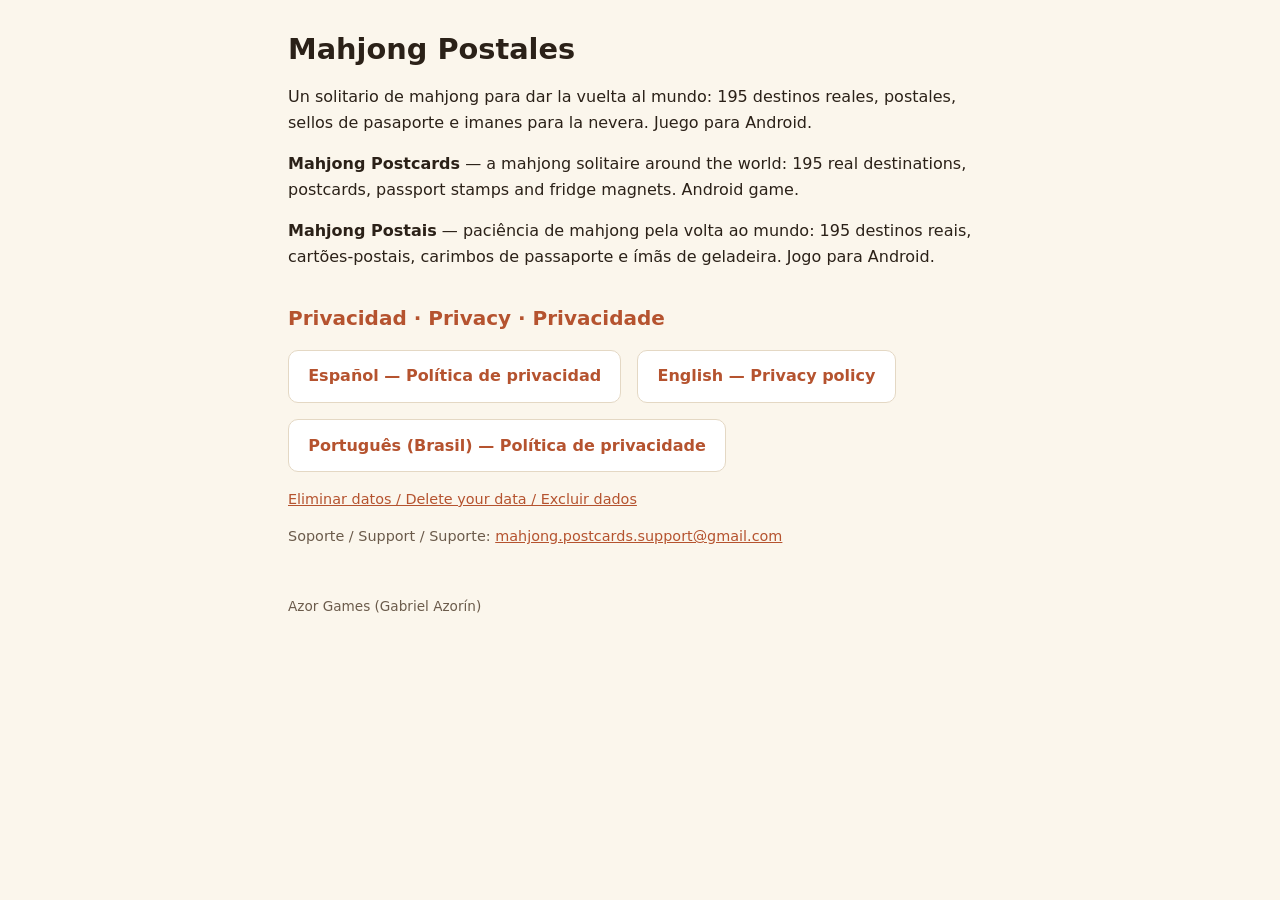
<file: index.html>
<!doctype html>
<html lang="es">
<head>
<meta charset="utf-8">
<meta name="viewport" content="width=device-width,initial-scale=1">
<title>Mahjong Postales / Mahjong Postcards / Mahjong Postais</title>
<meta name="description" content="Mahjong Postales: un solitario de mahjong para dar la vuelta al mundo. Mahjong Postcards: a mahjong solitaire around the world. Mahjong Postais: paci&ecirc;ncia de mahjong pelo mundo.">
<link rel="stylesheet" href="style.css">
</head>
<body>
<main>
<h1>Mahjong Postales</h1>
<p>Un solitario de mahjong para dar la vuelta al mundo: 195 destinos reales, postales, sellos de pasaporte e imanes para la nevera. Juego para Android.</p>
<p><strong>Mahjong Postcards</strong> &mdash; a mahjong solitaire around the world: 195 real destinations, postcards, passport stamps and fridge magnets. Android game.</p>
<p><strong>Mahjong Postais</strong> &mdash; paci&ecirc;ncia de mahjong pela volta ao mundo: 195 destinos reais, cart&otilde;es-postais, carimbos de passaporte e &iacute;m&atilde;s de geladeira. Jogo para Android.</p>

<h2>Privacidad &middot; Privacy &middot; Privacidade</h2>
<ul class="langs">
<li><a href="privacy-es.html" hreflang="es">Espa&ntilde;ol &mdash; Pol&iacute;tica de privacidad</a></li>
<li><a href="privacy-en.html" hreflang="en">English &mdash; Privacy policy</a></li>
<li><a href="privacy-pt.html" hreflang="pt-BR">Portugu&ecirc;s (Brasil) &mdash; Pol&iacute;tica de privacidade</a></li>
</ul>
<p class="meta"><a href="delete-data.html">Eliminar datos / Delete your data / Excluir dados</a></p>
<p class="meta">Soporte / Support / Suporte: <a href="mailto:mahjong.postcards.support@gmail.com">mahjong.postcards.support@gmail.com</a></p>
<footer>Azor Games (Gabriel Azor&iacute;n)</footer>
</main>
</body>
</html>
</file>
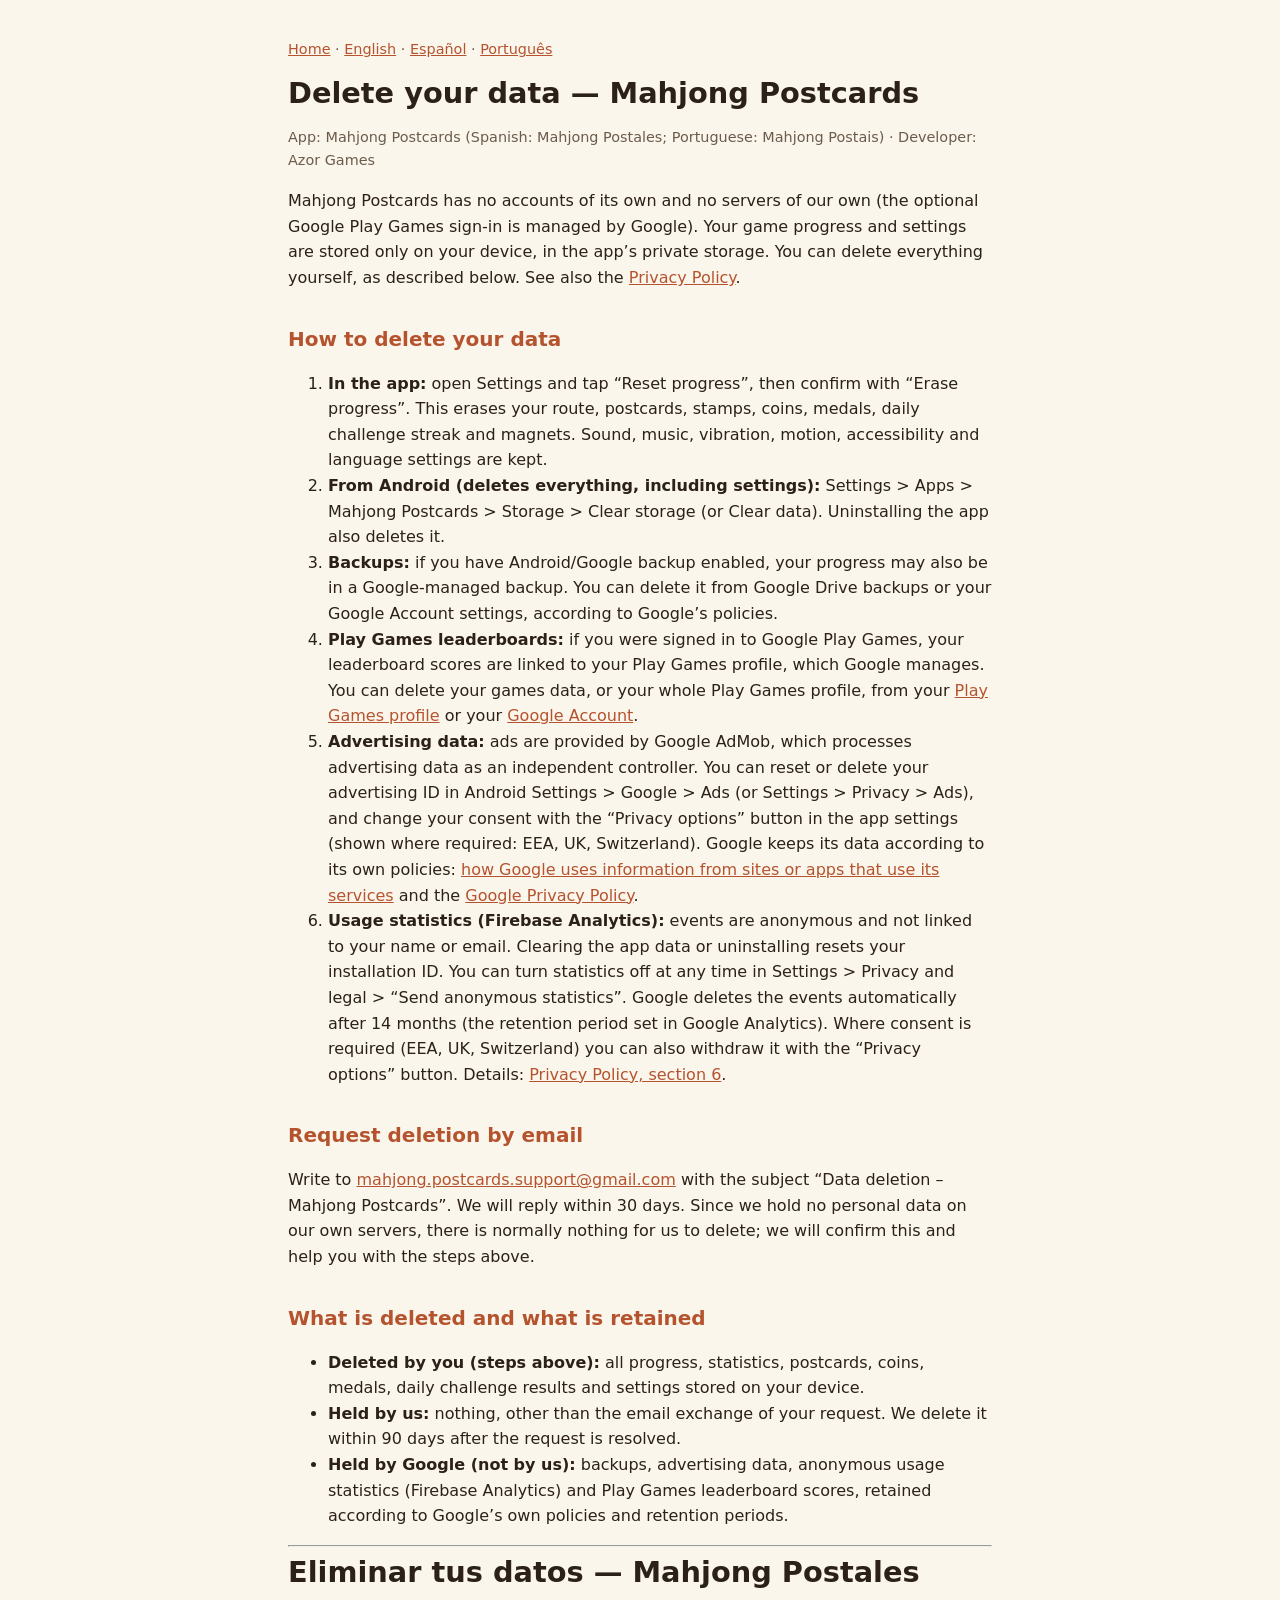
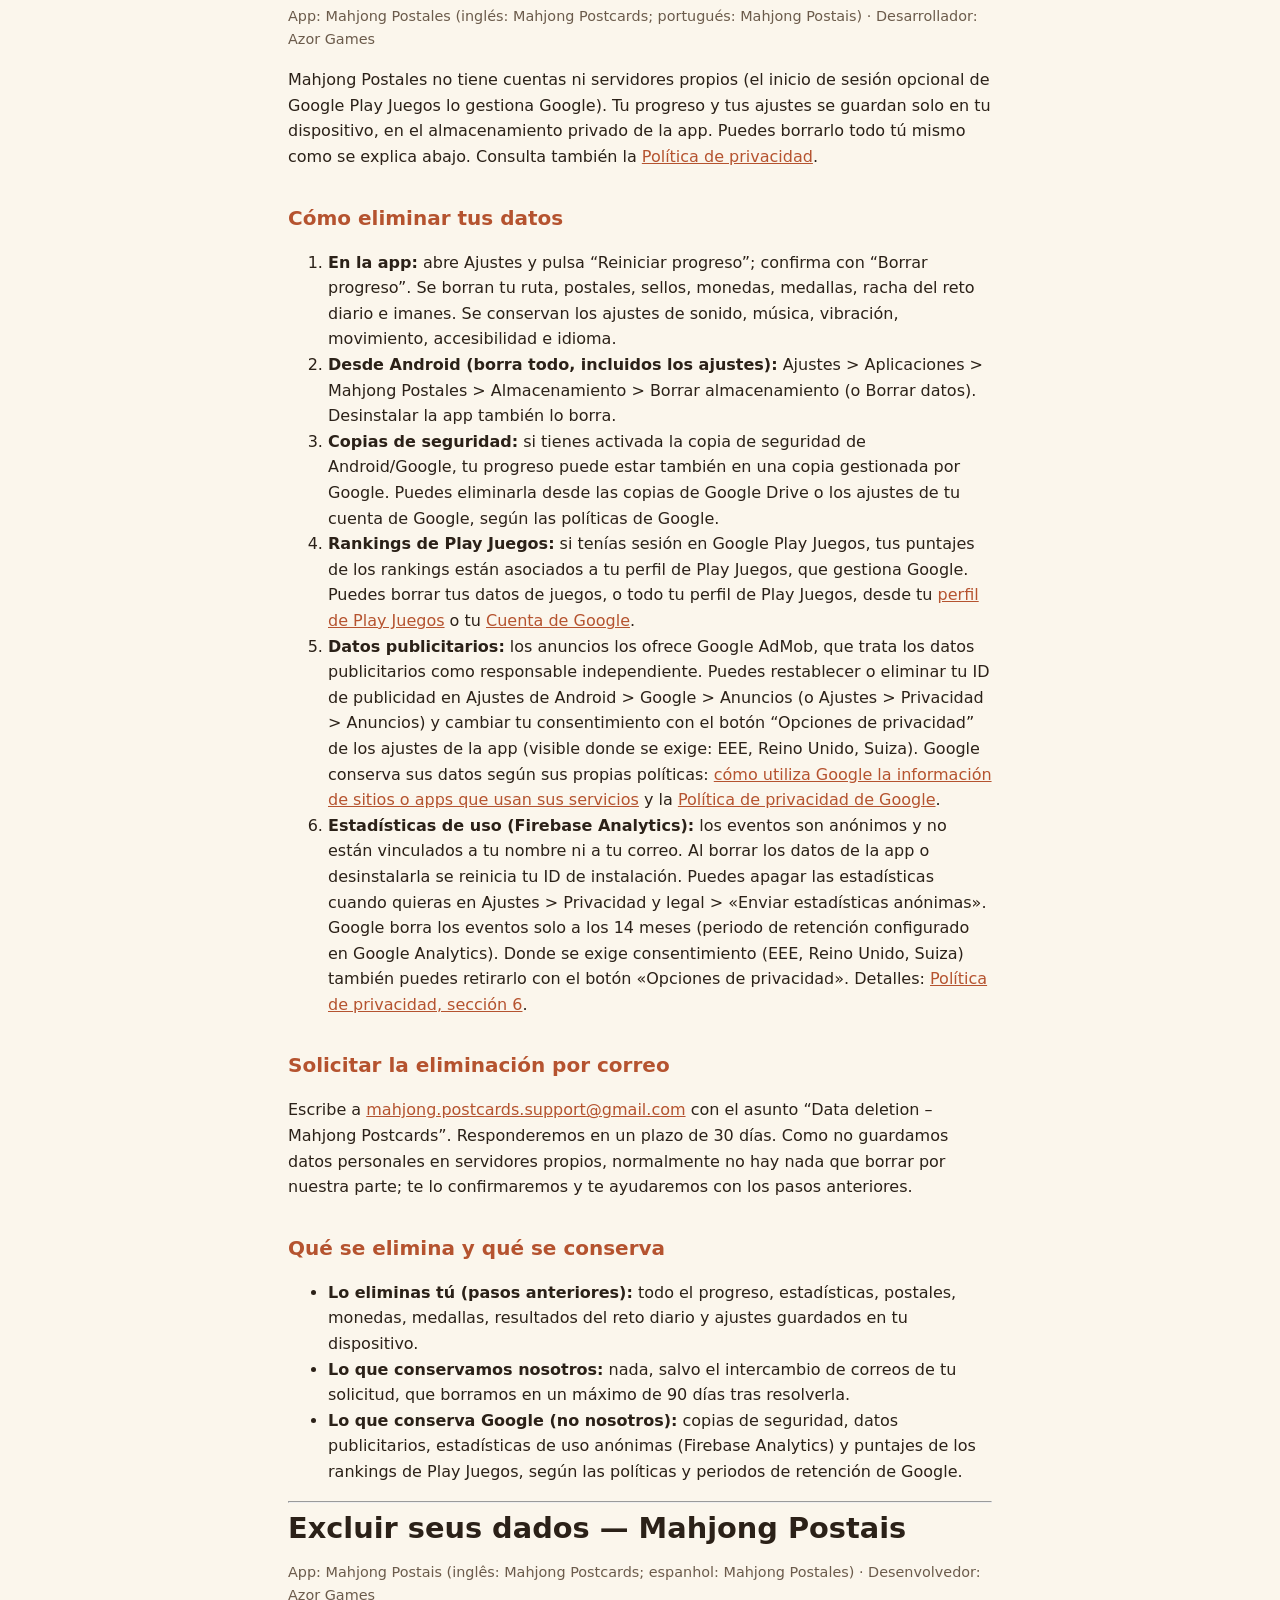
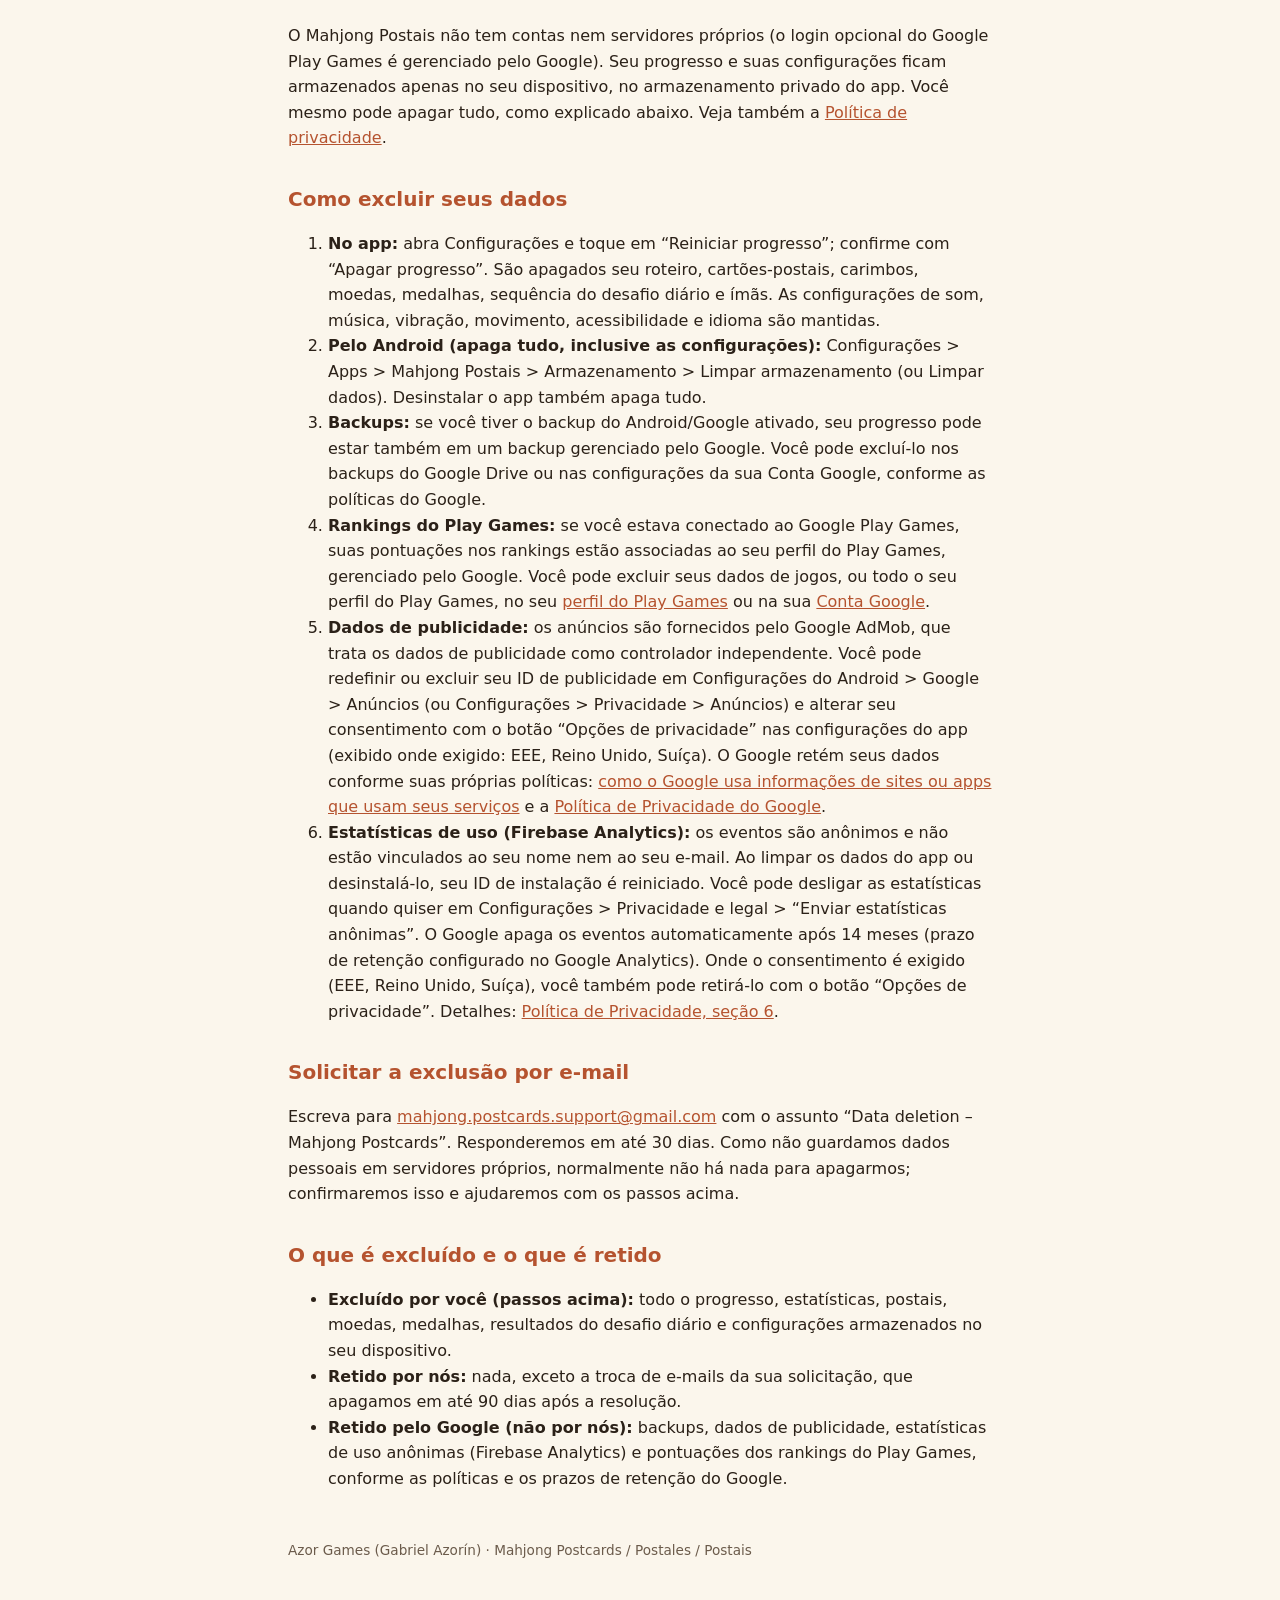
<file: delete-data.html>
<!doctype html>
<html lang="en">
<head>
<meta charset="utf-8">
<meta name="viewport" content="width=device-width,initial-scale=1">
<title>Delete your data - Mahjong Postcards / Postales / Postais</title>
<meta name="description" content="How to delete your data in Mahjong Postcards (Mahjong Postales, Mahjong Postais) by Azor Games.">
<link rel="stylesheet" href="style.css">
</head>
<body>
<main>
<p class="lang"><a href="index.html">Home</a> &middot; <a href="#en">English</a> &middot; <a href="#es">Espa&ntilde;ol</a> &middot; <a href="#pt">Portugu&ecirc;s</a></p>

<section id="en">
<h1>Delete your data &mdash; Mahjong Postcards</h1>
<p class="meta">App: Mahjong Postcards (Spanish: Mahjong Postales; Portuguese: Mahjong Postais) &middot; Developer: Azor Games</p>
<p>Mahjong Postcards has no accounts of its own and no servers of our own (the optional Google Play Games sign-in is managed by Google). Your game progress and settings are stored only on your device, in the app&rsquo;s private storage. You can delete everything yourself, as described below. See also the <a href="privacy-en.html">Privacy Policy</a>.</p>

<h2>How to delete your data</h2>
<ol>
<li><strong>In the app:</strong> open Settings and tap &ldquo;Reset progress&rdquo;, then confirm with &ldquo;Erase progress&rdquo;. This erases your route, postcards, stamps, coins, medals, daily challenge streak and magnets. Sound, music, vibration, motion, accessibility and language settings are kept.</li>
<li><strong>From Android (deletes everything, including settings):</strong> Settings &gt; Apps &gt; Mahjong Postcards &gt; Storage &gt; Clear storage (or Clear data). Uninstalling the app also deletes it.</li>
<li><strong>Backups:</strong> if you have Android/Google backup enabled, your progress may also be in a Google-managed backup. You can delete it from Google Drive backups or your Google Account settings, according to Google&rsquo;s policies.</li>
<li><strong>Play Games leaderboards:</strong> if you were signed in to Google Play Games, your leaderboard scores are linked to your Play Games profile, which Google manages. You can delete your games data, or your whole Play Games profile, from your <a href="https://play.google.com/games/profile">Play Games profile</a> or your <a href="https://myaccount.google.com">Google Account</a>.</li>
<li><strong>Advertising data:</strong> ads are provided by Google AdMob, which processes advertising data as an independent controller. You can reset or delete your advertising ID in Android Settings &gt; Google &gt; Ads (or Settings &gt; Privacy &gt; Ads), and change your consent with the &ldquo;Privacy options&rdquo; button in the app settings (shown where required: EEA, UK, Switzerland). Google keeps its data according to its own policies: <a href="https://policies.google.com/technologies/partner-sites">how Google uses information from sites or apps that use its services</a> and the <a href="https://policies.google.com/privacy">Google Privacy Policy</a>.</li>
<li><strong>Usage statistics (Firebase Analytics):</strong> events are anonymous and not linked to your name or email. Clearing the app data or uninstalling resets your installation ID. You can turn statistics off at any time in Settings &gt; Privacy and legal &gt; &ldquo;Send anonymous statistics&rdquo;. Google deletes the events automatically after 14 months (the retention period set in Google Analytics). Where consent is required (EEA, UK, Switzerland) you can also withdraw it with the &ldquo;Privacy options&rdquo; button. Details: <a href="privacy-en.html">Privacy Policy, section 6</a>.</li>
</ol>

<h2>Request deletion by email</h2>
<p>Write to <a href="mailto:mahjong.postcards.support@gmail.com?subject=Data%20deletion%20%E2%80%93%20Mahjong%20Postcards">mahjong.postcards.support@gmail.com</a> with the subject &ldquo;Data deletion &ndash; Mahjong Postcards&rdquo;. We will reply within 30 days. Since we hold no personal data on our own servers, there is normally nothing for us to delete; we will confirm this and help you with the steps above.</p>

<h2>What is deleted and what is retained</h2>
<ul>
<li><strong>Deleted by you (steps above):</strong> all progress, statistics, postcards, coins, medals, daily challenge results and settings stored on your device.</li>
<li><strong>Held by us:</strong> nothing, other than the email exchange of your request. We delete it within 90 days after the request is resolved.</li>
<li><strong>Held by Google (not by us):</strong> backups, advertising data, anonymous usage statistics (Firebase Analytics) and Play Games leaderboard scores, retained according to Google&rsquo;s own policies and retention periods.</li>
</ul>
</section>

<hr>

<section id="es">
<h1>Eliminar tus datos &mdash; Mahjong Postales</h1>
<p class="meta">App: Mahjong Postales (ingl&eacute;s: Mahjong Postcards; portugu&eacute;s: Mahjong Postais) &middot; Desarrollador: Azor Games</p>
<p>Mahjong Postales no tiene cuentas ni servidores propios (el inicio de sesi&oacute;n opcional de Google Play Juegos lo gestiona Google). Tu progreso y tus ajustes se guardan solo en tu dispositivo, en el almacenamiento privado de la app. Puedes borrarlo todo t&uacute; mismo como se explica abajo. Consulta tambi&eacute;n la <a href="privacy-es.html">Pol&iacute;tica de privacidad</a>.</p>

<h2>C&oacute;mo eliminar tus datos</h2>
<ol>
<li><strong>En la app:</strong> abre Ajustes y pulsa &ldquo;Reiniciar progreso&rdquo;; confirma con &ldquo;Borrar progreso&rdquo;. Se borran tu ruta, postales, sellos, monedas, medallas, racha del reto diario e imanes. Se conservan los ajustes de sonido, m&uacute;sica, vibraci&oacute;n, movimiento, accesibilidad e idioma.</li>
<li><strong>Desde Android (borra todo, incluidos los ajustes):</strong> Ajustes &gt; Aplicaciones &gt; Mahjong Postales &gt; Almacenamiento &gt; Borrar almacenamiento (o Borrar datos). Desinstalar la app tambi&eacute;n lo borra.</li>
<li><strong>Copias de seguridad:</strong> si tienes activada la copia de seguridad de Android/Google, tu progreso puede estar tambi&eacute;n en una copia gestionada por Google. Puedes eliminarla desde las copias de Google Drive o los ajustes de tu cuenta de Google, seg&uacute;n las pol&iacute;ticas de Google.</li>
<li><strong>Rankings de Play Juegos:</strong> si ten&iacute;as sesi&oacute;n en Google Play Juegos, tus puntajes de los rankings est&aacute;n asociados a tu perfil de Play Juegos, que gestiona Google. Puedes borrar tus datos de juegos, o todo tu perfil de Play Juegos, desde tu <a href="https://play.google.com/games/profile">perfil de Play Juegos</a> o tu <a href="https://myaccount.google.com">Cuenta de Google</a>.</li>
<li><strong>Datos publicitarios:</strong> los anuncios los ofrece Google AdMob, que trata los datos publicitarios como responsable independiente. Puedes restablecer o eliminar tu ID de publicidad en Ajustes de Android &gt; Google &gt; Anuncios (o Ajustes &gt; Privacidad &gt; Anuncios) y cambiar tu consentimiento con el bot&oacute;n &ldquo;Opciones de privacidad&rdquo; de los ajustes de la app (visible donde se exige: EEE, Reino Unido, Suiza). Google conserva sus datos seg&uacute;n sus propias pol&iacute;ticas: <a href="https://policies.google.com/technologies/partner-sites">c&oacute;mo utiliza Google la informaci&oacute;n de sitios o apps que usan sus servicios</a> y la <a href="https://policies.google.com/privacy">Pol&iacute;tica de privacidad de Google</a>.</li>
<li><strong>Estad&iacute;sticas de uso (Firebase Analytics):</strong> los eventos son an&oacute;nimos y no est&aacute;n vinculados a tu nombre ni a tu correo. Al borrar los datos de la app o desinstalarla se reinicia tu ID de instalaci&oacute;n. Puedes apagar las estad&iacute;sticas cuando quieras en Ajustes &gt; Privacidad y legal &gt; &laquo;Enviar estad&iacute;sticas an&oacute;nimas&raquo;. Google borra los eventos solo a los 14 meses (periodo de retenci&oacute;n configurado en Google Analytics). Donde se exige consentimiento (EEE, Reino Unido, Suiza) tambi&eacute;n puedes retirarlo con el bot&oacute;n &laquo;Opciones de privacidad&raquo;. Detalles: <a href="privacy-es.html">Pol&iacute;tica de privacidad, secci&oacute;n 6</a>.</li>
</ol>

<h2>Solicitar la eliminaci&oacute;n por correo</h2>
<p>Escribe a <a href="mailto:mahjong.postcards.support@gmail.com?subject=Data%20deletion%20%E2%80%93%20Mahjong%20Postcards">mahjong.postcards.support@gmail.com</a> con el asunto &ldquo;Data deletion &ndash; Mahjong Postcards&rdquo;. Responderemos en un plazo de 30 d&iacute;as. Como no guardamos datos personales en servidores propios, normalmente no hay nada que borrar por nuestra parte; te lo confirmaremos y te ayudaremos con los pasos anteriores.</p>

<h2>Qu&eacute; se elimina y qu&eacute; se conserva</h2>
<ul>
<li><strong>Lo eliminas t&uacute; (pasos anteriores):</strong> todo el progreso, estad&iacute;sticas, postales, monedas, medallas, resultados del reto diario y ajustes guardados en tu dispositivo.</li>
<li><strong>Lo que conservamos nosotros:</strong> nada, salvo el intercambio de correos de tu solicitud, que borramos en un m&aacute;ximo de 90 d&iacute;as tras resolverla.</li>
<li><strong>Lo que conserva Google (no nosotros):</strong> copias de seguridad, datos publicitarios, estad&iacute;sticas de uso an&oacute;nimas (Firebase Analytics) y puntajes de los rankings de Play Juegos, seg&uacute;n las pol&iacute;ticas y periodos de retenci&oacute;n de Google.</li>
</ul>
</section>

<hr>

<section id="pt">
<h1>Excluir seus dados &mdash; Mahjong Postais</h1>
<p class="meta">App: Mahjong Postais (ingl&ecirc;s: Mahjong Postcards; espanhol: Mahjong Postales) &middot; Desenvolvedor: Azor Games</p>
<p>O Mahjong Postais n&atilde;o tem contas nem servidores pr&oacute;prios (o login opcional do Google Play Games &eacute; gerenciado pelo Google). Seu progresso e suas configura&ccedil;&otilde;es ficam armazenados apenas no seu dispositivo, no armazenamento privado do app. Voc&ecirc; mesmo pode apagar tudo, como explicado abaixo. Veja tamb&eacute;m a <a href="privacy-pt.html">Pol&iacute;tica de privacidade</a>.</p>

<h2>Como excluir seus dados</h2>
<ol>
<li><strong>No app:</strong> abra Configura&ccedil;&otilde;es e toque em &ldquo;Reiniciar progresso&rdquo;; confirme com &ldquo;Apagar progresso&rdquo;. S&atilde;o apagados seu roteiro, cart&otilde;es-postais, carimbos, moedas, medalhas, sequ&ecirc;ncia do desafio di&aacute;rio e &iacute;m&atilde;s. As configura&ccedil;&otilde;es de som, m&uacute;sica, vibra&ccedil;&atilde;o, movimento, acessibilidade e idioma s&atilde;o mantidas.</li>
<li><strong>Pelo Android (apaga tudo, inclusive as configura&ccedil;&otilde;es):</strong> Configura&ccedil;&otilde;es &gt; Apps &gt; Mahjong Postais &gt; Armazenamento &gt; Limpar armazenamento (ou Limpar dados). Desinstalar o app tamb&eacute;m apaga tudo.</li>
<li><strong>Backups:</strong> se voc&ecirc; tiver o backup do Android/Google ativado, seu progresso pode estar tamb&eacute;m em um backup gerenciado pelo Google. Voc&ecirc; pode exclu&iacute;-lo nos backups do Google Drive ou nas configura&ccedil;&otilde;es da sua Conta Google, conforme as pol&iacute;ticas do Google.</li>
<li><strong>Rankings do Play Games:</strong> se voc&ecirc; estava conectado ao Google Play Games, suas pontua&ccedil;&otilde;es nos rankings est&atilde;o associadas ao seu perfil do Play Games, gerenciado pelo Google. Voc&ecirc; pode excluir seus dados de jogos, ou todo o seu perfil do Play Games, no seu <a href="https://play.google.com/games/profile">perfil do Play Games</a> ou na sua <a href="https://myaccount.google.com">Conta Google</a>.</li>
<li><strong>Dados de publicidade:</strong> os an&uacute;ncios s&atilde;o fornecidos pelo Google AdMob, que trata os dados de publicidade como controlador independente. Voc&ecirc; pode redefinir ou excluir seu ID de publicidade em Configura&ccedil;&otilde;es do Android &gt; Google &gt; An&uacute;ncios (ou Configura&ccedil;&otilde;es &gt; Privacidade &gt; An&uacute;ncios) e alterar seu consentimento com o bot&atilde;o &ldquo;Op&ccedil;&otilde;es de privacidade&rdquo; nas configura&ccedil;&otilde;es do app (exibido onde exigido: EEE, Reino Unido, Su&iacute;&ccedil;a). O Google ret&eacute;m seus dados conforme suas pr&oacute;prias pol&iacute;ticas: <a href="https://policies.google.com/technologies/partner-sites">como o Google usa informa&ccedil;&otilde;es de sites ou apps que usam seus servi&ccedil;os</a> e a <a href="https://policies.google.com/privacy">Pol&iacute;tica de Privacidade do Google</a>.</li>
<li><strong>Estat&iacute;sticas de uso (Firebase Analytics):</strong> os eventos s&atilde;o an&ocirc;nimos e n&atilde;o est&atilde;o vinculados ao seu nome nem ao seu e-mail. Ao limpar os dados do app ou desinstal&aacute;-lo, seu ID de instala&ccedil;&atilde;o &eacute; reiniciado. Voc&ecirc; pode desligar as estat&iacute;sticas quando quiser em Configura&ccedil;&otilde;es &gt; Privacidade e legal &gt; &ldquo;Enviar estat&iacute;sticas an&ocirc;nimas&rdquo;. O Google apaga os eventos automaticamente ap&oacute;s 14 meses (prazo de reten&ccedil;&atilde;o configurado no Google Analytics). Onde o consentimento &eacute; exigido (EEE, Reino Unido, Su&iacute;&ccedil;a), voc&ecirc; tamb&eacute;m pode retir&aacute;-lo com o bot&atilde;o &ldquo;Op&ccedil;&otilde;es de privacidade&rdquo;. Detalhes: <a href="privacy-pt.html">Pol&iacute;tica de Privacidade, se&ccedil;&atilde;o 6</a>.</li>
</ol>

<h2>Solicitar a exclus&atilde;o por e-mail</h2>
<p>Escreva para <a href="mailto:mahjong.postcards.support@gmail.com?subject=Data%20deletion%20%E2%80%93%20Mahjong%20Postcards">mahjong.postcards.support@gmail.com</a> com o assunto &ldquo;Data deletion &ndash; Mahjong Postcards&rdquo;. Responderemos em at&eacute; 30 dias. Como n&atilde;o guardamos dados pessoais em servidores pr&oacute;prios, normalmente n&atilde;o h&aacute; nada para apagarmos; confirmaremos isso e ajudaremos com os passos acima.</p>

<h2>O que &eacute; exclu&iacute;do e o que &eacute; retido</h2>
<ul>
<li><strong>Exclu&iacute;do por voc&ecirc; (passos acima):</strong> todo o progresso, estat&iacute;sticas, postais, moedas, medalhas, resultados do desafio di&aacute;rio e configura&ccedil;&otilde;es armazenados no seu dispositivo.</li>
<li><strong>Retido por n&oacute;s:</strong> nada, exceto a troca de e-mails da sua solicita&ccedil;&atilde;o, que apagamos em at&eacute; 90 dias ap&oacute;s a resolu&ccedil;&atilde;o.</li>
<li><strong>Retido pelo Google (n&atilde;o por n&oacute;s):</strong> backups, dados de publicidade, estat&iacute;sticas de uso an&ocirc;nimas (Firebase Analytics) e pontua&ccedil;&otilde;es dos rankings do Play Games, conforme as pol&iacute;ticas e os prazos de reten&ccedil;&atilde;o do Google.</li>
</ul>
</section>

<footer>Azor Games (Gabriel Azor&iacute;n) &middot; Mahjong Postcards / Postales / Postais</footer>
</main>
</body>
</html>
</file>
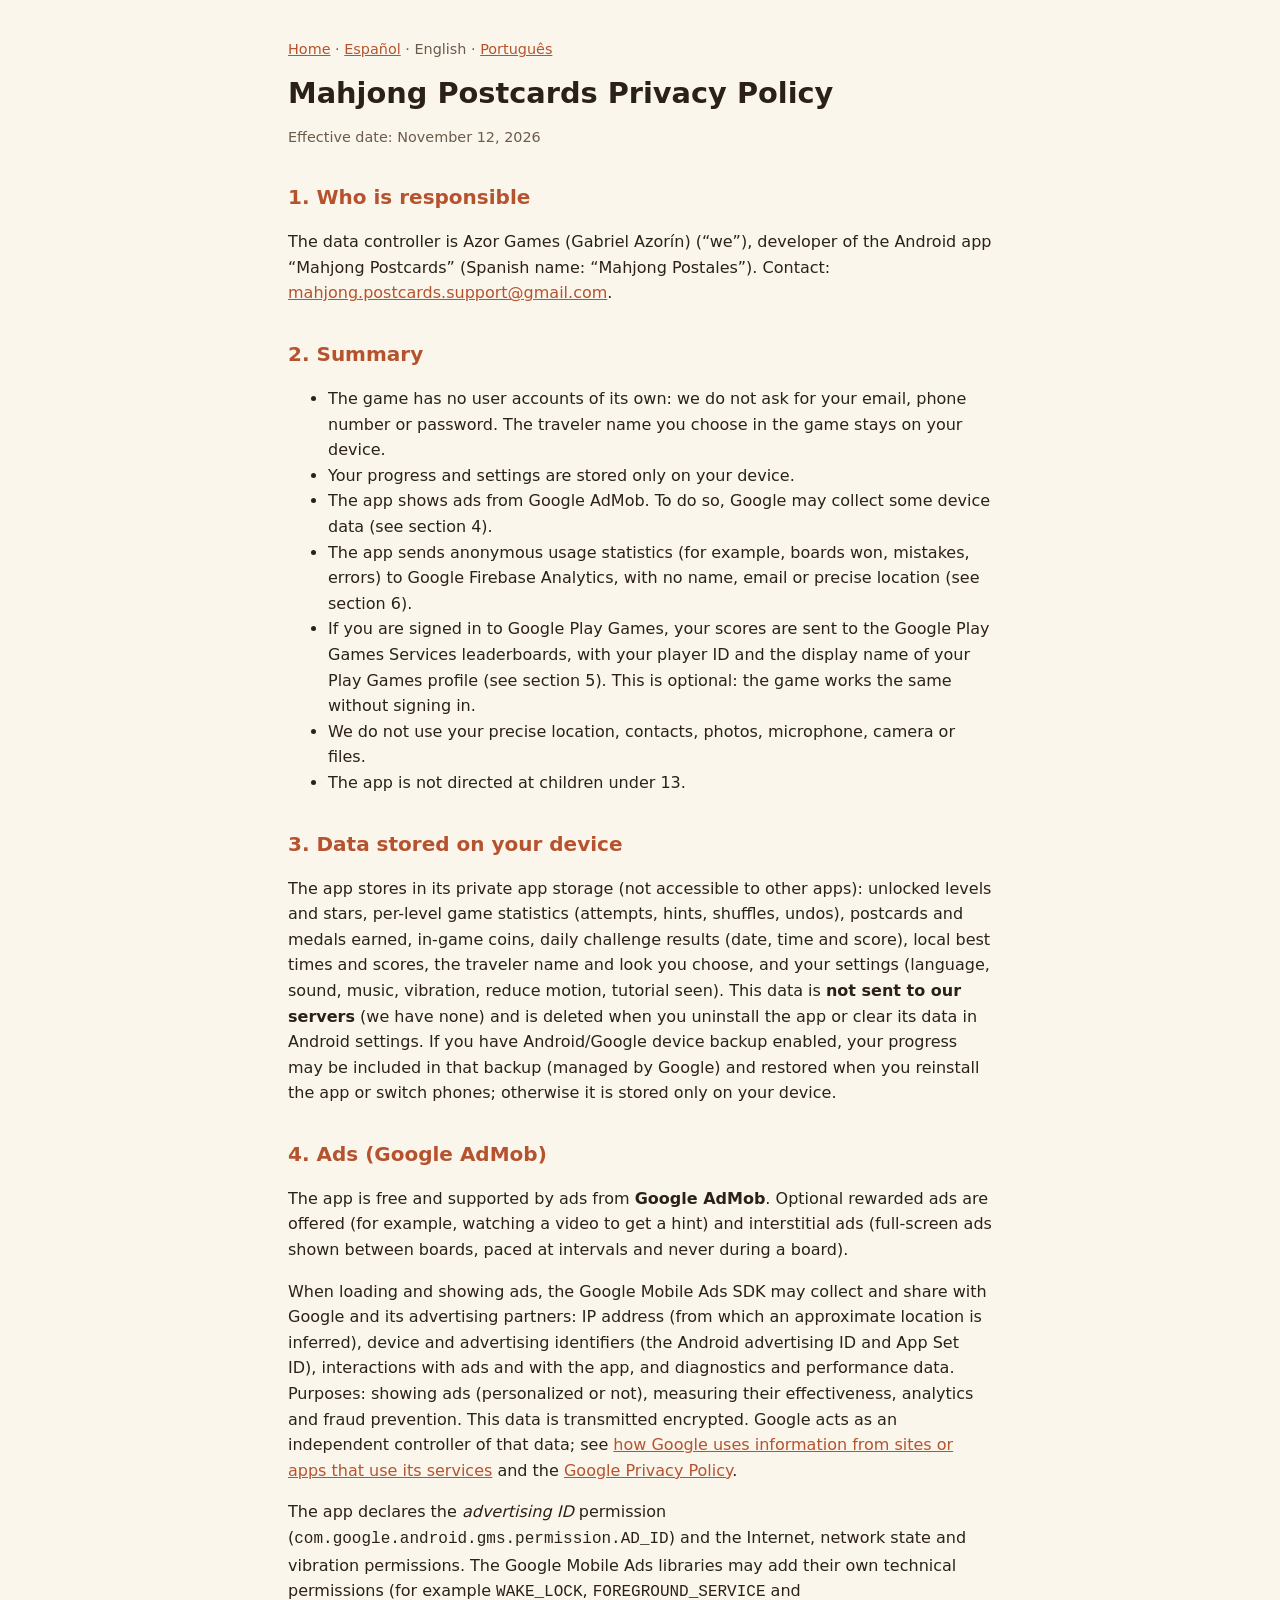
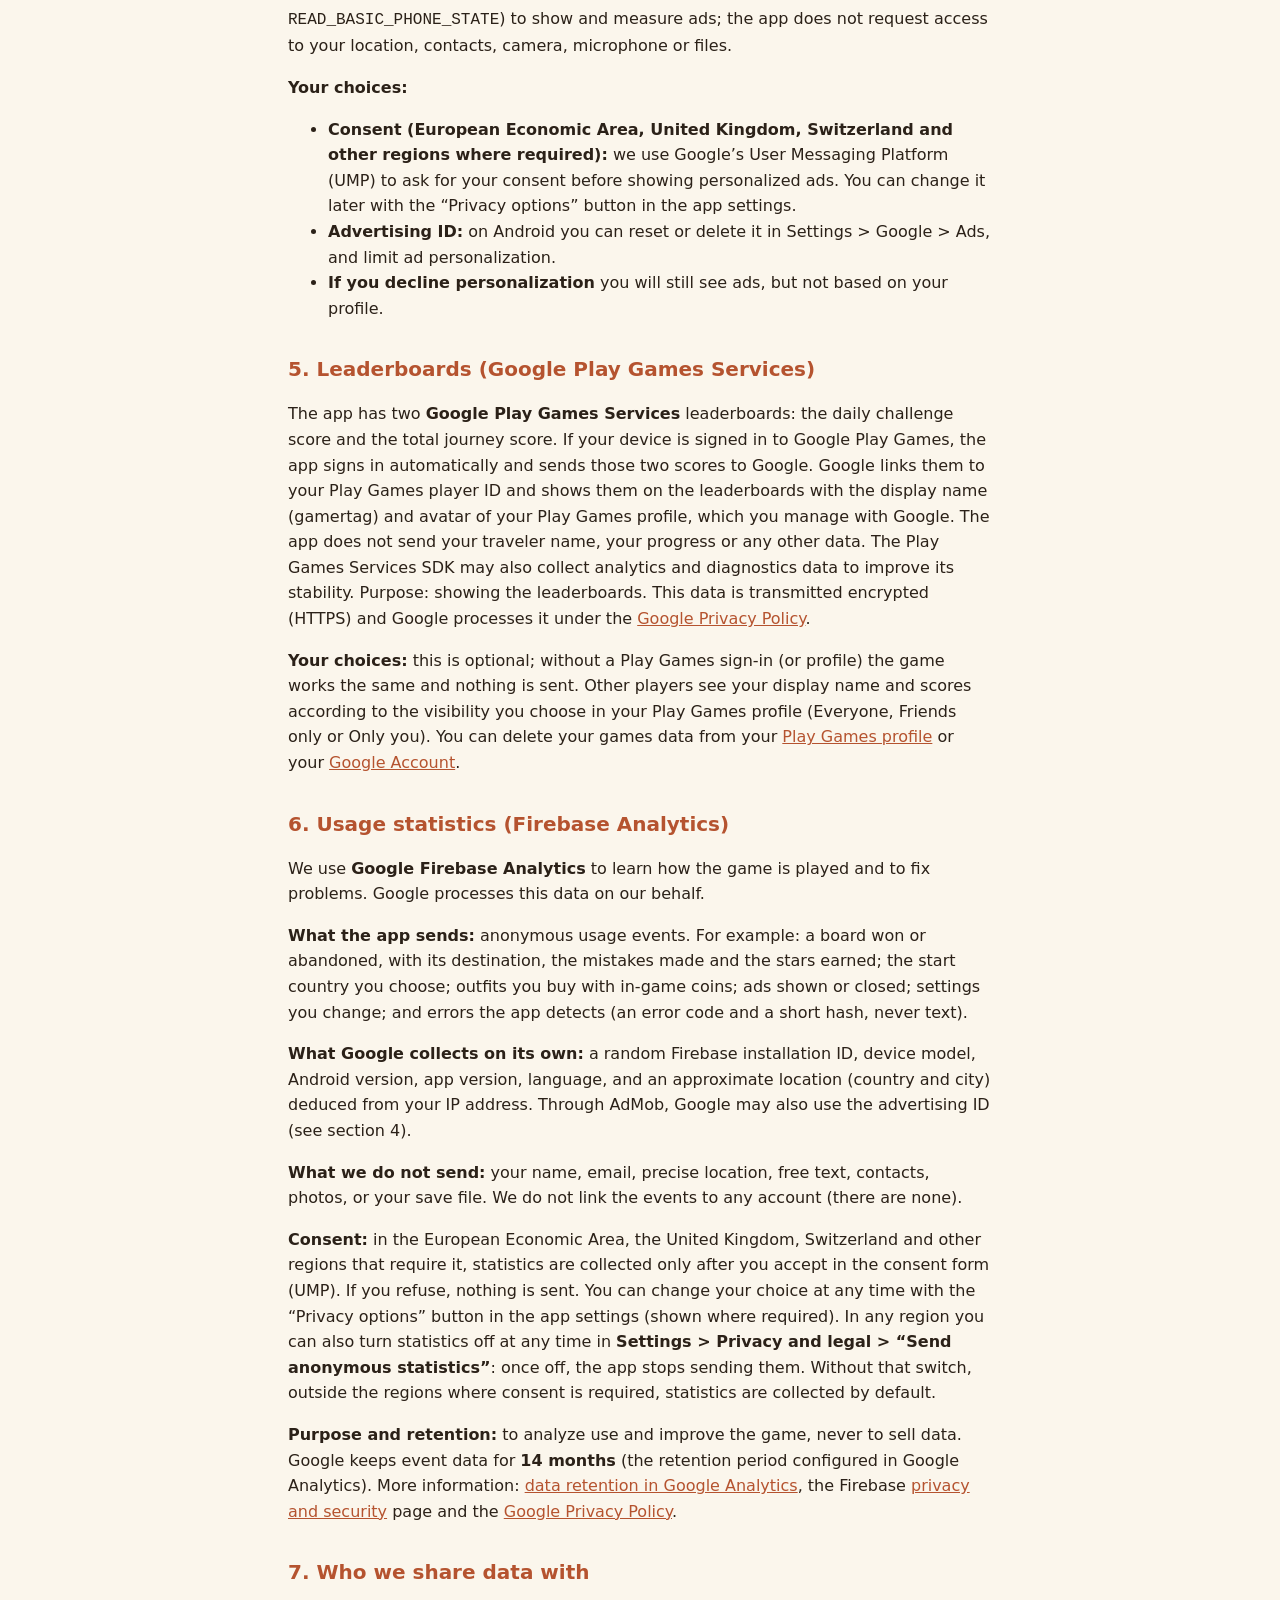
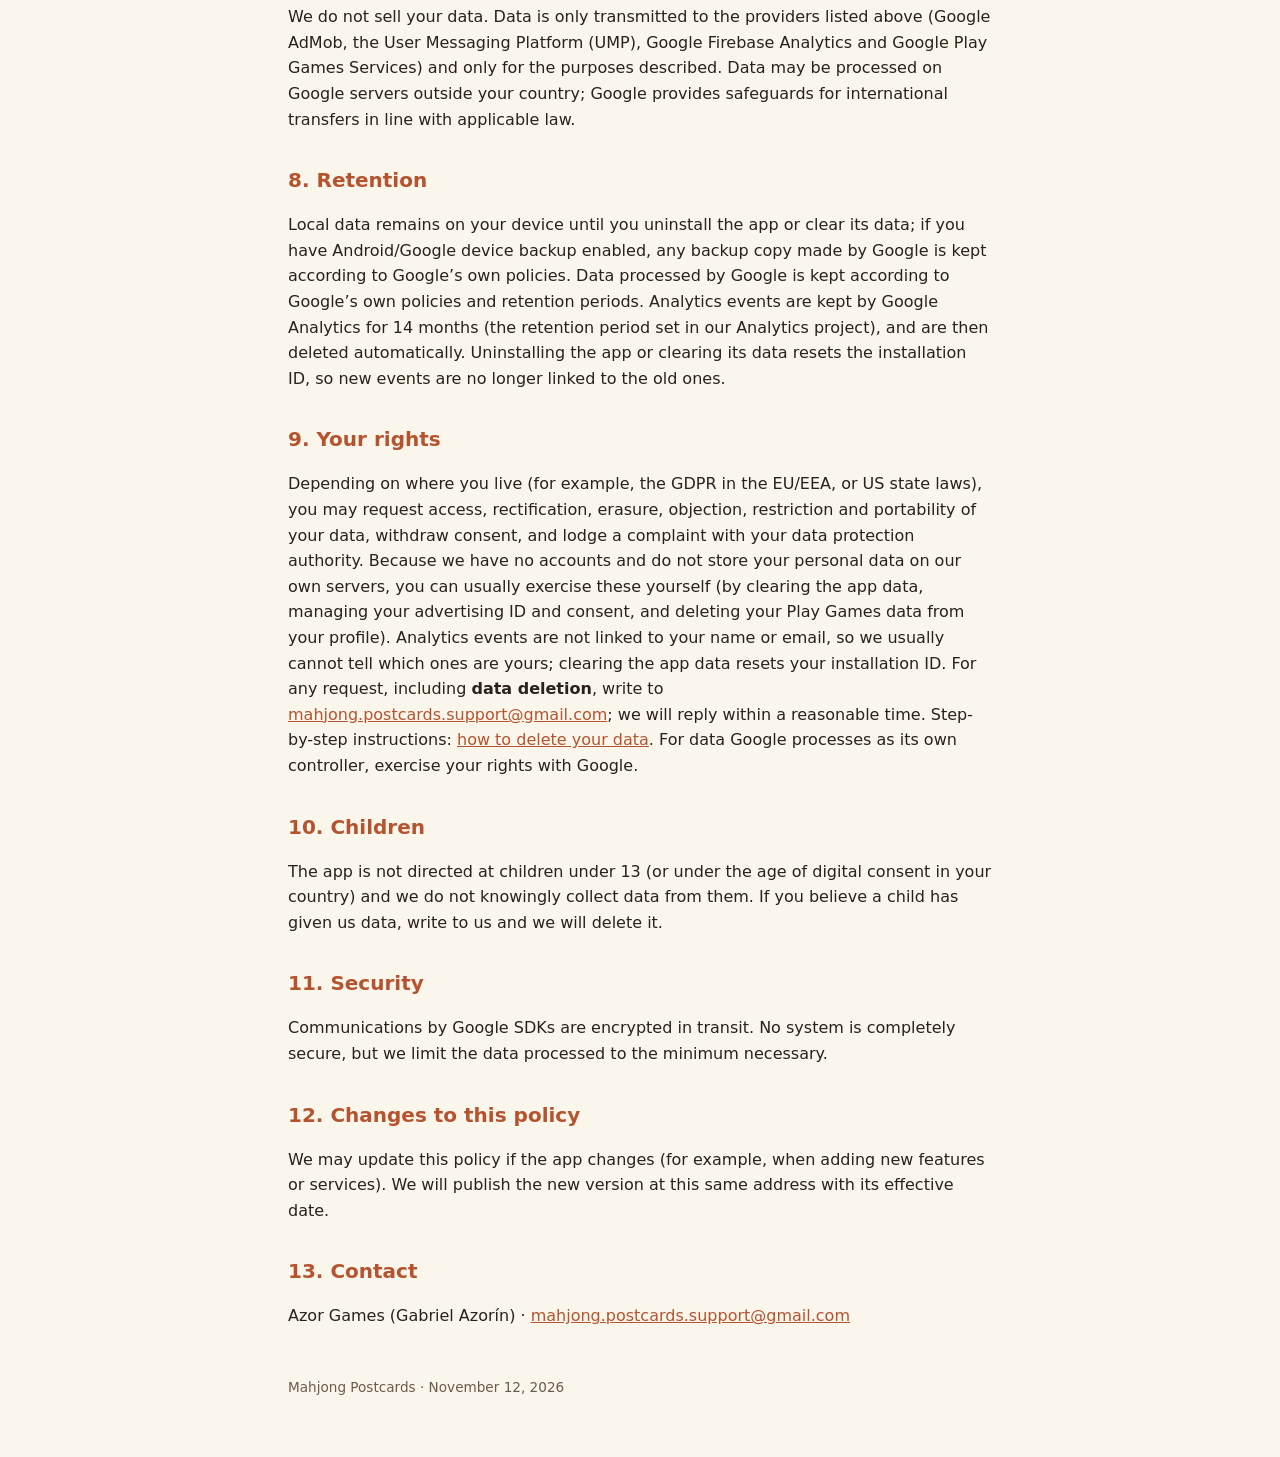
<file: privacy-en.html>
<!doctype html>
<html lang="en">
<head>
<meta charset="utf-8">
<meta name="viewport" content="width=device-width,initial-scale=1">
<title>Privacy Policy - Mahjong Postcards</title>
<meta name="description" content="Privacy policy of the Mahjong Postcards app.">
<link rel="stylesheet" href="style.css">
</head>
<body>
<main>
<p class="lang"><a href="index.html">Home</a> &middot; <a href="privacy-es.html" hreflang="es">Espa&ntilde;ol</a> &middot; English &middot; <a href="privacy-pt.html" hreflang="pt-BR">Portugu&ecirc;s</a></p>
<h1>Mahjong Postcards Privacy Policy</h1>
<p class="meta">Effective date: November 12, 2026</p>

<h2>1. Who is responsible</h2>
<p>The data controller is Azor Games (Gabriel Azor&iacute;n) (&ldquo;we&rdquo;), developer of the Android app &ldquo;Mahjong Postcards&rdquo; (Spanish name: &ldquo;Mahjong Postales&rdquo;). Contact: <a href="mailto:mahjong.postcards.support@gmail.com">mahjong.postcards.support@gmail.com</a>.</p>

<h2>2. Summary</h2>
<ul>
<li>The game has no user accounts of its own: we do not ask for your email, phone number or password. The traveler name you choose in the game stays on your device.</li>
<li>Your progress and settings are stored only on your device.</li>
<li>The app shows ads from Google AdMob. To do so, Google may collect some device data (see section 4).</li>
<li>The app sends anonymous usage statistics (for example, boards won, mistakes, errors) to Google Firebase Analytics, with no name, email or precise location (see section 6).</li>
<li>If you are signed in to Google Play Games, your scores are sent to the Google Play Games Services leaderboards, with your player ID and the display name of your Play Games profile (see section 5). This is optional: the game works the same without signing in.</li>
<li>We do not use your precise location, contacts, photos, microphone, camera or files.</li>
<li>The app is not directed at children under 13.</li>
</ul>

<h2>3. Data stored on your device</h2>
<p>The app stores in its private app storage (not accessible to other apps): unlocked levels and stars, per-level game statistics (attempts, hints, shuffles, undos), postcards and medals earned, in-game coins, daily challenge results (date, time and score), local best times and scores, the traveler name and look you choose, and your settings (language, sound, music, vibration, reduce motion, tutorial seen). This data is <strong>not sent to our servers</strong> (we have none) and is deleted when you uninstall the app or clear its data in Android settings. If you have Android/Google device backup enabled, your progress may be included in that backup (managed by Google) and restored when you reinstall the app or switch phones; otherwise it is stored only on your device.</p>

<h2>4. Ads (Google AdMob)</h2>
<p>The app is free and supported by ads from <strong>Google AdMob</strong>. Optional rewarded ads are offered (for example, watching a video to get a hint) and interstitial ads (full-screen ads shown between boards, paced at intervals and never during a board).</p>
<p>When loading and showing ads, the Google Mobile Ads SDK may collect and share with Google and its advertising partners: IP address (from which an approximate location is inferred), device and advertising identifiers (the Android advertising ID and App Set ID), interactions with ads and with the app, and diagnostics and performance data. Purposes: showing ads (personalized or not), measuring their effectiveness, analytics and fraud prevention. This data is transmitted encrypted. Google acts as an independent controller of that data; see <a href="https://policies.google.com/technologies/partner-sites">how Google uses information from sites or apps that use its services</a> and the <a href="https://policies.google.com/privacy">Google Privacy Policy</a>.</p>
<p>The app declares the <em>advertising ID</em> permission (<code>com.google.android.gms.permission.AD_ID</code>) and the Internet, network state and vibration permissions. The Google Mobile Ads libraries may add their own technical permissions (for example <code>WAKE_LOCK</code>, <code>FOREGROUND_SERVICE</code> and <code>READ_BASIC_PHONE_STATE</code>) to show and measure ads; the app does not request access to your location, contacts, camera, microphone or files.</p>
<p><strong>Your choices:</strong></p>
<ul>
<li><strong>Consent (European Economic Area, United Kingdom, Switzerland and other regions where required):</strong> we use Google&rsquo;s User Messaging Platform (UMP) to ask for your consent before showing personalized ads. You can change it later with the &ldquo;Privacy options&rdquo; button in the app settings.</li>
<li><strong>Advertising ID:</strong> on Android you can reset or delete it in Settings &gt; Google &gt; Ads, and limit ad personalization.</li>
<li><strong>If you decline personalization</strong> you will still see ads, but not based on your profile.</li>
</ul>

<h2>5. Leaderboards (Google Play Games Services)</h2>
<p>The app has two <strong>Google Play Games Services</strong> leaderboards: the daily challenge score and the total journey score. If your device is signed in to Google Play Games, the app signs in automatically and sends those two scores to Google. Google links them to your Play Games player ID and shows them on the leaderboards with the display name (gamertag) and avatar of your Play Games profile, which you manage with Google. The app does not send your traveler name, your progress or any other data. The Play Games Services SDK may also collect analytics and diagnostics data to improve its stability. Purpose: showing the leaderboards. This data is transmitted encrypted (HTTPS) and Google processes it under the <a href="https://policies.google.com/privacy">Google Privacy Policy</a>.</p>
<p><strong>Your choices:</strong> this is optional; without a Play Games sign-in (or profile) the game works the same and nothing is sent. Other players see your display name and scores according to the visibility you choose in your Play Games profile (Everyone, Friends only or Only you). You can delete your games data from your <a href="https://play.google.com/games/profile">Play Games profile</a> or your <a href="https://myaccount.google.com">Google Account</a>.</p>

<h2>6. Usage statistics (Firebase Analytics)</h2>
<p>We use <strong>Google Firebase Analytics</strong> to learn how the game is played and to fix problems. Google processes this data on our behalf.</p>
<p><strong>What the app sends:</strong> anonymous usage events. For example: a board won or abandoned, with its destination, the mistakes made and the stars earned; the start country you choose; outfits you buy with in-game coins; ads shown or closed; settings you change; and errors the app detects (an error code and a short hash, never text).</p>
<p><strong>What Google collects on its own:</strong> a random Firebase installation ID, device model, Android version, app version, language, and an approximate location (country and city) deduced from your IP address. Through AdMob, Google may also use the advertising ID (see section 4).</p>
<p><strong>What we do not send:</strong> your name, email, precise location, free text, contacts, photos, or your save file. We do not link the events to any account (there are none).</p>
<p><strong>Consent:</strong> in the European Economic Area, the United Kingdom, Switzerland and other regions that require it, statistics are collected only after you accept in the consent form (UMP). If you refuse, nothing is sent. You can change your choice at any time with the &ldquo;Privacy options&rdquo; button in the app settings (shown where required). In any region you can also turn statistics off at any time in <strong>Settings &gt; Privacy and legal &gt; &ldquo;Send anonymous statistics&rdquo;</strong>: once off, the app stops sending them. Without that switch, outside the regions where consent is required, statistics are collected by default.</p>
<p><strong>Purpose and retention:</strong> to analyze use and improve the game, never to sell data. Google keeps event data for <strong>14 months</strong> (the retention period configured in Google Analytics). More information: <a href="https://support.google.com/analytics/answer/7667196">data retention in Google Analytics</a>, the Firebase <a href="https://firebase.google.com/support/privacy">privacy and security</a> page and the <a href="https://policies.google.com/privacy">Google Privacy Policy</a>.</p>

<h2>7. Who we share data with</h2>
<p>We do not sell your data. Data is only transmitted to the providers listed above (Google AdMob, the User Messaging Platform (UMP), Google Firebase Analytics and Google Play Games Services) and only for the purposes described. Data may be processed on Google servers outside your country; Google provides safeguards for international transfers in line with applicable law.</p>

<h2>8. Retention</h2>
<p>Local data remains on your device until you uninstall the app or clear its data; if you have Android/Google device backup enabled, any backup copy made by Google is kept according to Google&rsquo;s own policies. Data processed by Google is kept according to Google&rsquo;s own policies and retention periods. Analytics events are kept by Google Analytics for 14 months (the retention period set in our Analytics project), and are then deleted automatically. Uninstalling the app or clearing its data resets the installation ID, so new events are no longer linked to the old ones.</p>

<h2>9. Your rights</h2>
<p>Depending on where you live (for example, the GDPR in the EU/EEA, or US state laws), you may request access, rectification, erasure, objection, restriction and portability of your data, withdraw consent, and lodge a complaint with your data protection authority. Because we have no accounts and do not store your personal data on our own servers, you can usually exercise these yourself (by clearing the app data, managing your advertising ID and consent, and deleting your Play Games data from your profile). Analytics events are not linked to your name or email, so we usually cannot tell which ones are yours; clearing the app data resets your installation ID. For any request, including <strong>data deletion</strong>, write to <a href="mailto:mahjong.postcards.support@gmail.com">mahjong.postcards.support@gmail.com</a>; we will reply within a reasonable time. Step-by-step instructions: <a href="delete-data.html#en">how to delete your data</a>. For data Google processes as its own controller, exercise your rights with Google.</p>

<h2>10. Children</h2>
<p>The app is not directed at children under 13 (or under the age of digital consent in your country) and we do not knowingly collect data from them. If you believe a child has given us data, write to us and we will delete it.</p>

<h2>11. Security</h2>
<p>Communications by Google SDKs are encrypted in transit. No system is completely secure, but we limit the data processed to the minimum necessary.</p>

<h2>12. Changes to this policy</h2>
<p>We may update this policy if the app changes (for example, when adding new features or services). We will publish the new version at this same address with its effective date.</p>

<h2>13. Contact</h2>
<p>Azor Games (Gabriel Azor&iacute;n) &middot; <a href="mailto:mahjong.postcards.support@gmail.com">mahjong.postcards.support@gmail.com</a></p>

<footer>Mahjong Postcards &middot; November 12, 2026</footer>
</main>
</body>
</html>
</file>
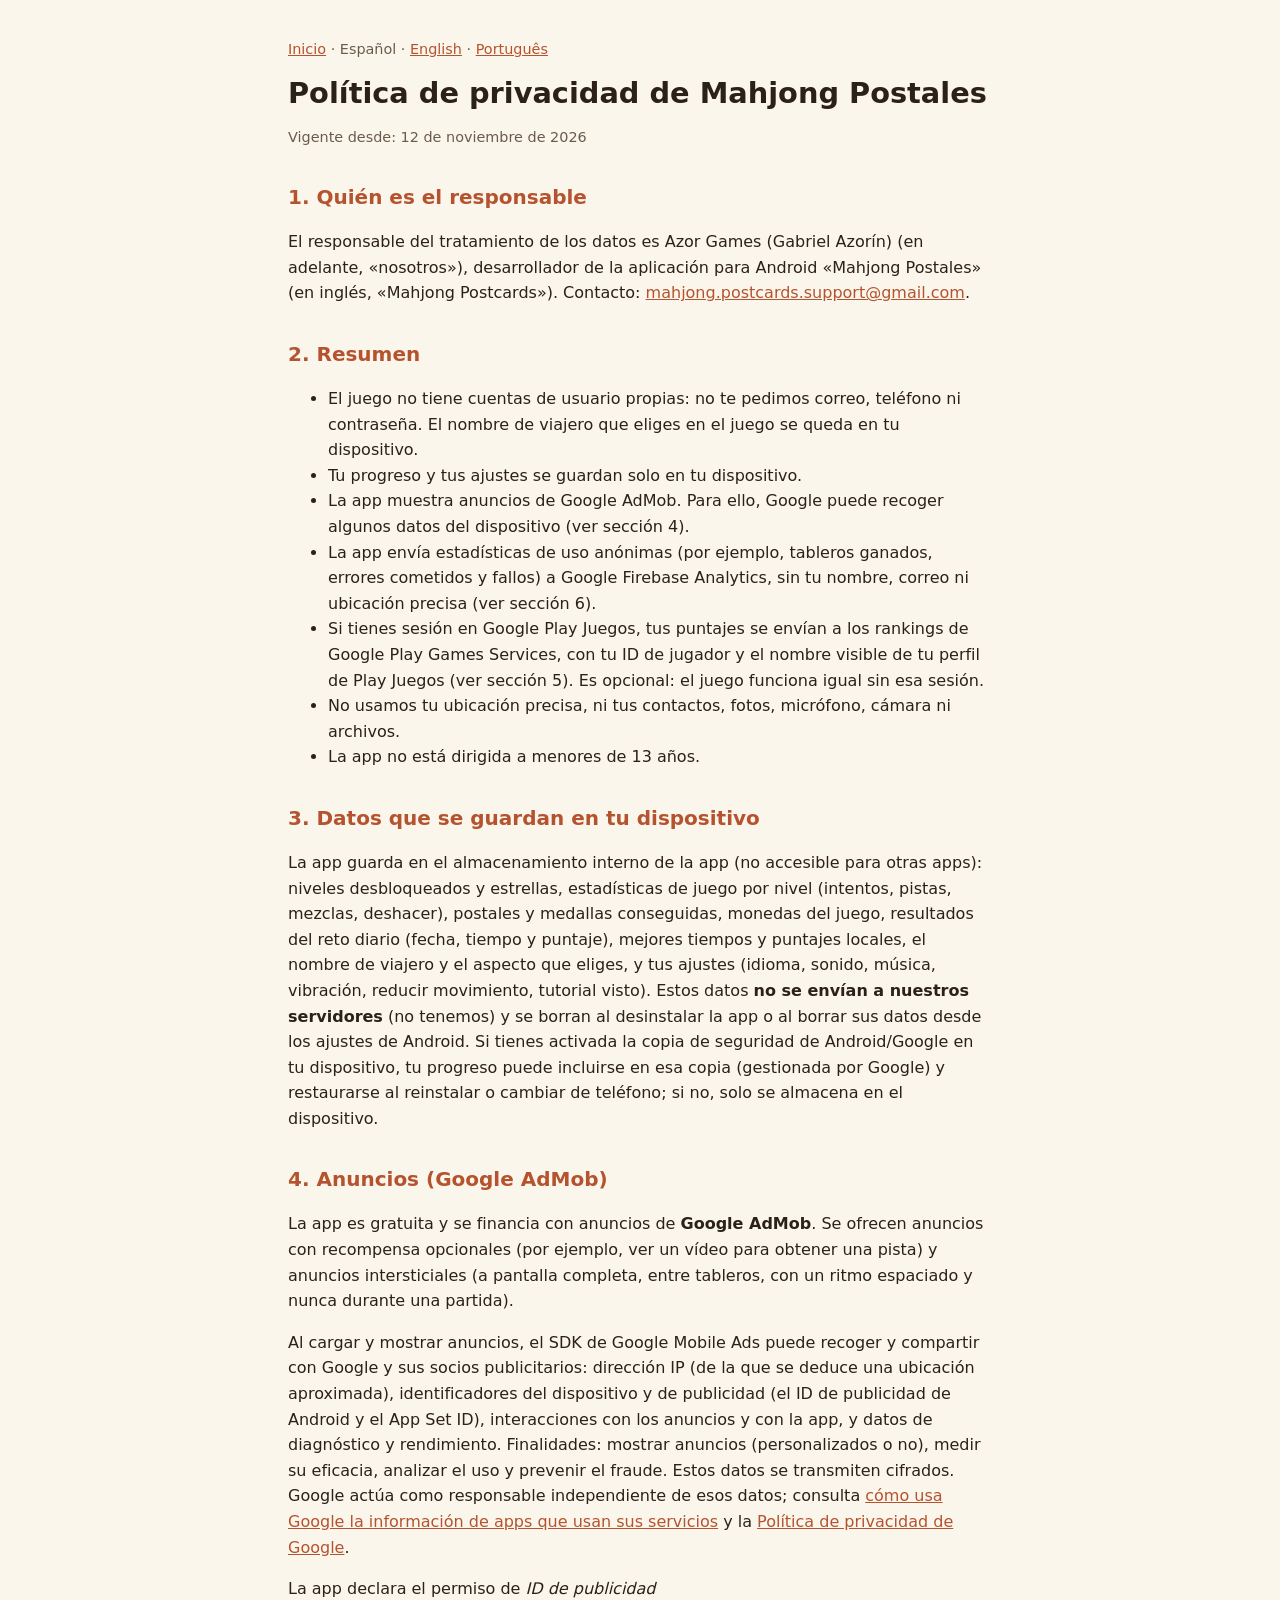
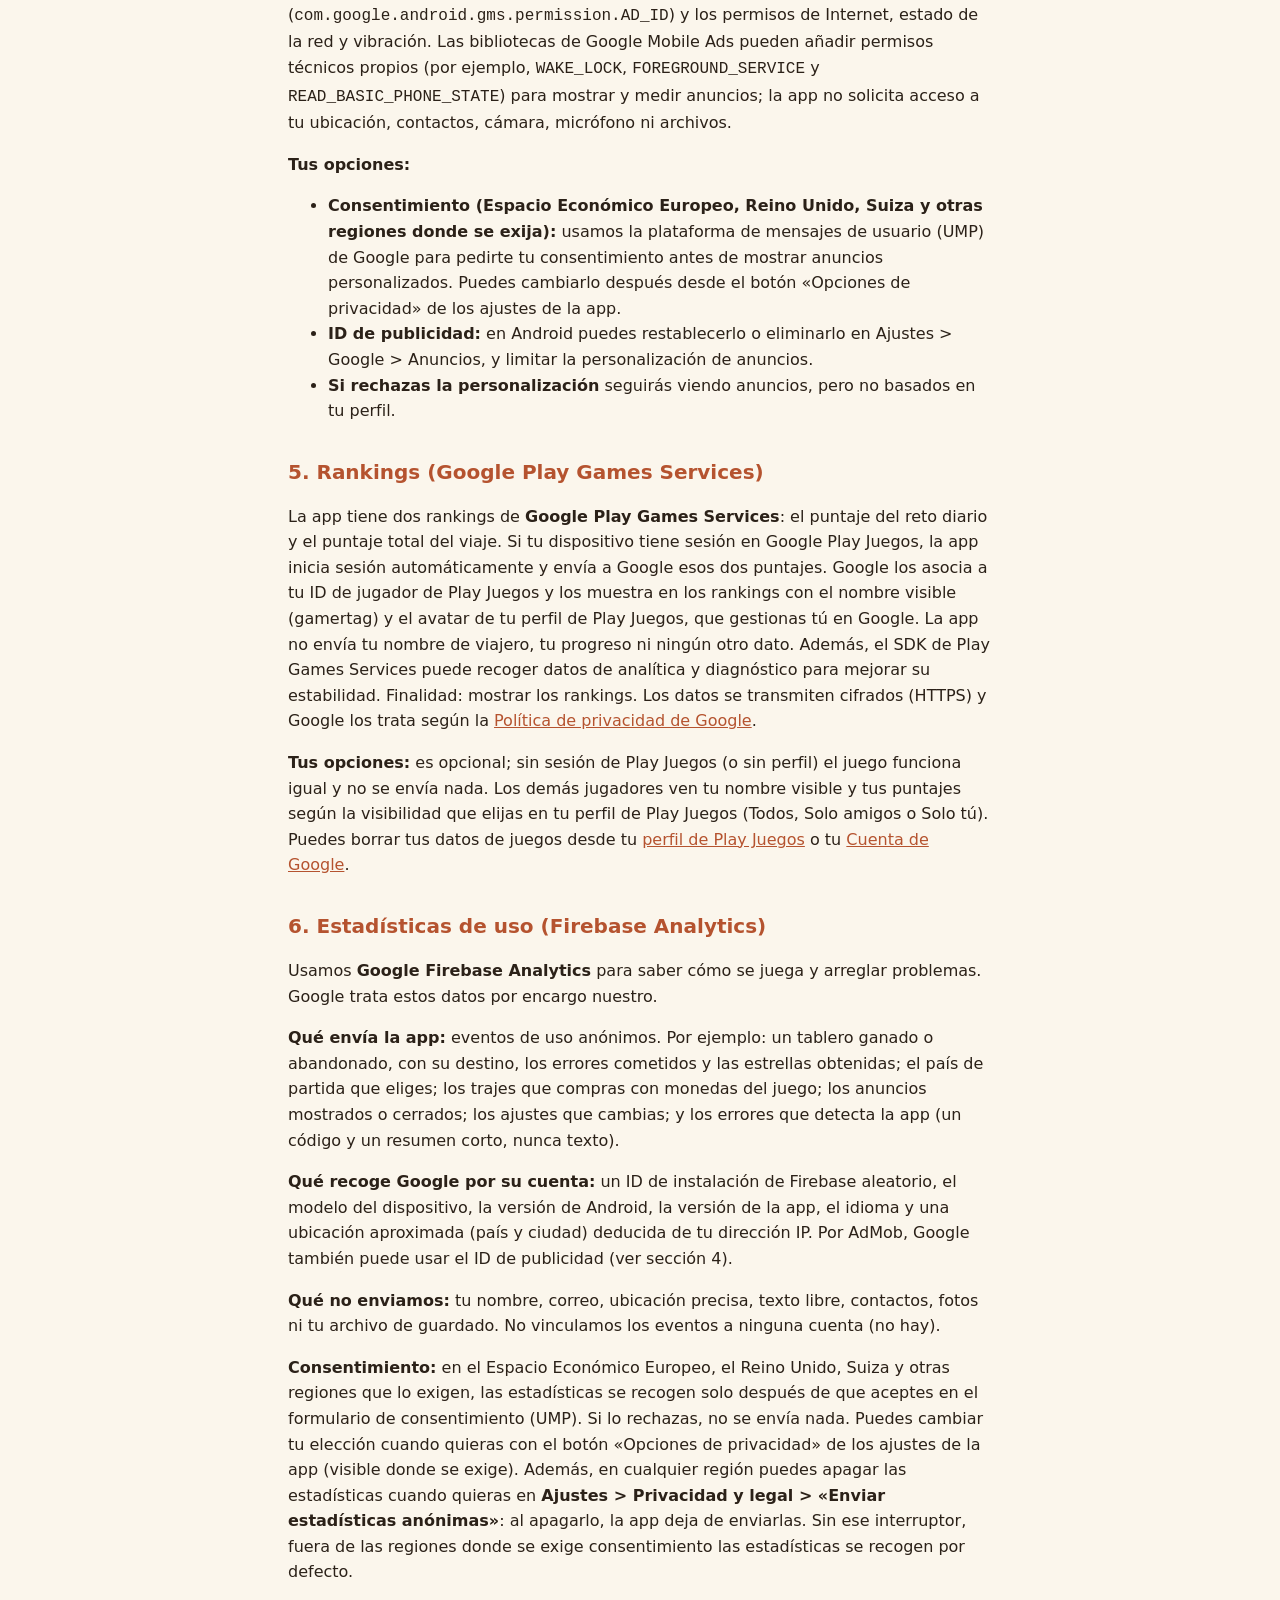
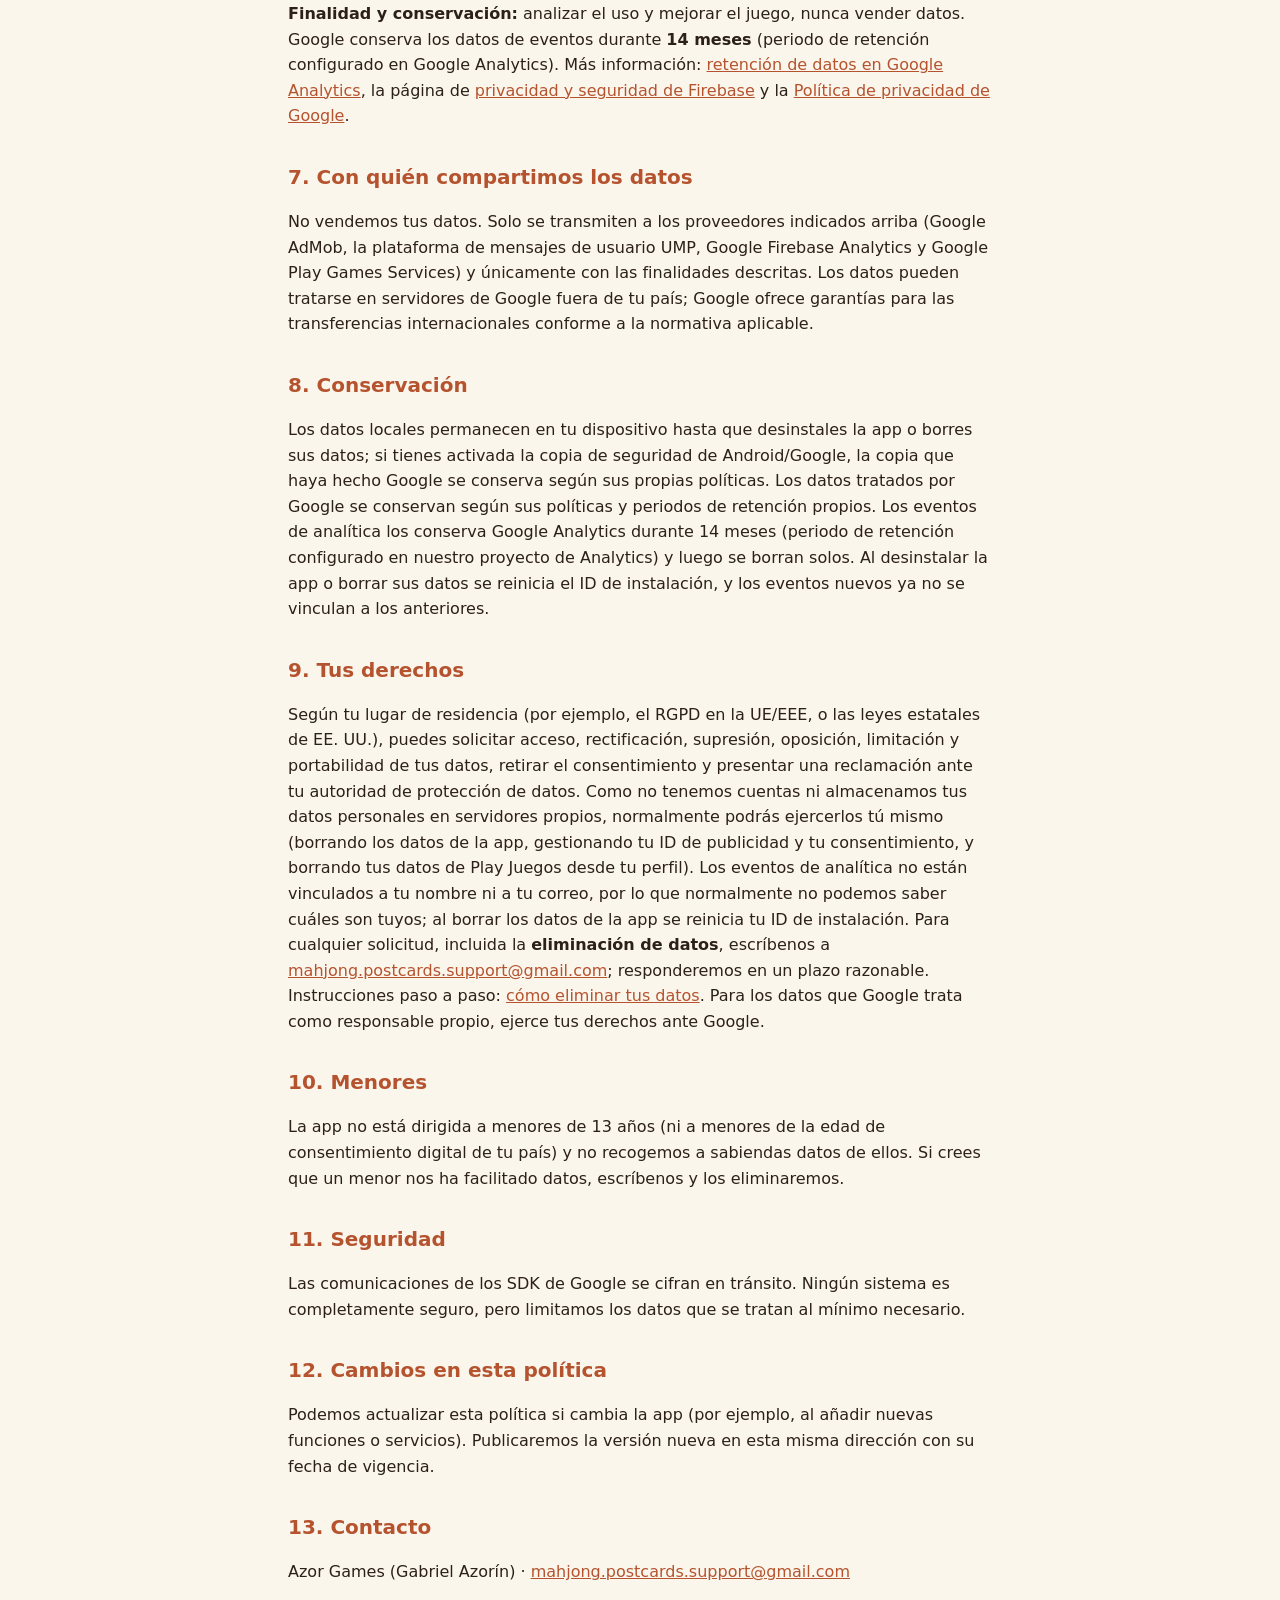
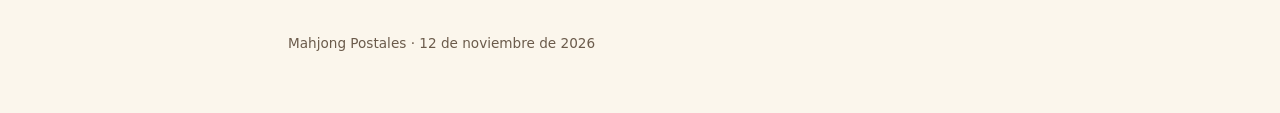
<file: privacy-es.html>
<!doctype html>
<html lang="es">
<head>
<meta charset="utf-8">
<meta name="viewport" content="width=device-width,initial-scale=1">
<title>Politica de privacidad - Mahjong Postales</title>
<meta name="description" content="Politica de privacidad de la app Mahjong Postales.">
<link rel="stylesheet" href="style.css">
</head>
<body>
<main>
<p class="lang"><a href="index.html">Inicio</a> &middot; Espa&ntilde;ol &middot; <a href="privacy-en.html" hreflang="en">English</a> &middot; <a href="privacy-pt.html" hreflang="pt-BR">Portugu&ecirc;s</a></p>
<h1>Pol&iacute;tica de privacidad de Mahjong Postales</h1>
<p class="meta">Vigente desde: 12 de noviembre de 2026</p>

<h2>1. Qui&eacute;n es el responsable</h2>
<p>El responsable del tratamiento de los datos es Azor Games (Gabriel Azor&iacute;n) (en adelante, &laquo;nosotros&raquo;), desarrollador de la aplicaci&oacute;n para Android &laquo;Mahjong Postales&raquo; (en ingl&eacute;s, &laquo;Mahjong Postcards&raquo;). Contacto: <a href="mailto:mahjong.postcards.support@gmail.com">mahjong.postcards.support@gmail.com</a>.</p>

<h2>2. Resumen</h2>
<ul>
<li>El juego no tiene cuentas de usuario propias: no te pedimos correo, tel&eacute;fono ni contrase&ntilde;a. El nombre de viajero que eliges en el juego se queda en tu dispositivo.</li>
<li>Tu progreso y tus ajustes se guardan solo en tu dispositivo.</li>
<li>La app muestra anuncios de Google AdMob. Para ello, Google puede recoger algunos datos del dispositivo (ver secci&oacute;n 4).</li>
<li>La app env&iacute;a estad&iacute;sticas de uso an&oacute;nimas (por ejemplo, tableros ganados, errores cometidos y fallos) a Google Firebase Analytics, sin tu nombre, correo ni ubicaci&oacute;n precisa (ver secci&oacute;n 6).</li>
<li>Si tienes sesi&oacute;n en Google Play Juegos, tus puntajes se env&iacute;an a los rankings de Google Play Games Services, con tu ID de jugador y el nombre visible de tu perfil de Play Juegos (ver secci&oacute;n 5). Es opcional: el juego funciona igual sin esa sesi&oacute;n.</li>
<li>No usamos tu ubicaci&oacute;n precisa, ni tus contactos, fotos, micr&oacute;fono, c&aacute;mara ni archivos.</li>
<li>La app no est&aacute; dirigida a menores de 13 a&ntilde;os.</li>
</ul>

<h2>3. Datos que se guardan en tu dispositivo</h2>
<p>La app guarda en el almacenamiento interno de la app (no accesible para otras apps): niveles desbloqueados y estrellas, estad&iacute;sticas de juego por nivel (intentos, pistas, mezclas, deshacer), postales y medallas conseguidas, monedas del juego, resultados del reto diario (fecha, tiempo y puntaje), mejores tiempos y puntajes locales, el nombre de viajero y el aspecto que eliges, y tus ajustes (idioma, sonido, m&uacute;sica, vibraci&oacute;n, reducir movimiento, tutorial visto). Estos datos <strong>no se env&iacute;an a nuestros servidores</strong> (no tenemos) y se borran al desinstalar la app o al borrar sus datos desde los ajustes de Android. Si tienes activada la copia de seguridad de Android/Google en tu dispositivo, tu progreso puede incluirse en esa copia (gestionada por Google) y restaurarse al reinstalar o cambiar de tel&eacute;fono; si no, solo se almacena en el dispositivo.</p>

<h2>4. Anuncios (Google AdMob)</h2>
<p>La app es gratuita y se financia con anuncios de <strong>Google AdMob</strong>. Se ofrecen anuncios con recompensa opcionales (por ejemplo, ver un v&iacute;deo para obtener una pista) y anuncios intersticiales (a pantalla completa, entre tableros, con un ritmo espaciado y nunca durante una partida).</p>
<p>Al cargar y mostrar anuncios, el SDK de Google Mobile Ads puede recoger y compartir con Google y sus socios publicitarios: direcci&oacute;n IP (de la que se deduce una ubicaci&oacute;n aproximada), identificadores del dispositivo y de publicidad (el ID de publicidad de Android y el App Set ID), interacciones con los anuncios y con la app, y datos de diagn&oacute;stico y rendimiento. Finalidades: mostrar anuncios (personalizados o no), medir su eficacia, analizar el uso y prevenir el fraude. Estos datos se transmiten cifrados. Google act&uacute;a como responsable independiente de esos datos; consulta <a href="https://policies.google.com/technologies/partner-sites">c&oacute;mo usa Google la informaci&oacute;n de apps que usan sus servicios</a> y la <a href="https://policies.google.com/privacy">Pol&iacute;tica de privacidad de Google</a>.</p>
<p>La app declara el permiso de <em>ID de publicidad</em> (<code>com.google.android.gms.permission.AD_ID</code>) y los permisos de Internet, estado de la red y vibraci&oacute;n. Las bibliotecas de Google Mobile Ads pueden a&ntilde;adir permisos t&eacute;cnicos propios (por ejemplo, <code>WAKE_LOCK</code>, <code>FOREGROUND_SERVICE</code> y <code>READ_BASIC_PHONE_STATE</code>) para mostrar y medir anuncios; la app no solicita acceso a tu ubicaci&oacute;n, contactos, c&aacute;mara, micr&oacute;fono ni archivos.</p>
<p><strong>Tus opciones:</strong></p>
<ul>
<li><strong>Consentimiento (Espacio Econ&oacute;mico Europeo, Reino Unido, Suiza y otras regiones donde se exija):</strong> usamos la plataforma de mensajes de usuario (UMP) de Google para pedirte tu consentimiento antes de mostrar anuncios personalizados. Puedes cambiarlo despu&eacute;s desde el bot&oacute;n &laquo;Opciones de privacidad&raquo; de los ajustes de la app.</li>
<li><strong>ID de publicidad:</strong> en Android puedes restablecerlo o eliminarlo en Ajustes &gt; Google &gt; Anuncios, y limitar la personalizaci&oacute;n de anuncios.</li>
<li><strong>Si rechazas la personalizaci&oacute;n</strong> seguir&aacute;s viendo anuncios, pero no basados en tu perfil.</li>
</ul>

<h2>5. Rankings (Google Play Games Services)</h2>
<p>La app tiene dos rankings de <strong>Google Play Games Services</strong>: el puntaje del reto diario y el puntaje total del viaje. Si tu dispositivo tiene sesi&oacute;n en Google Play Juegos, la app inicia sesi&oacute;n autom&aacute;ticamente y env&iacute;a a Google esos dos puntajes. Google los asocia a tu ID de jugador de Play Juegos y los muestra en los rankings con el nombre visible (gamertag) y el avatar de tu perfil de Play Juegos, que gestionas t&uacute; en Google. La app no env&iacute;a tu nombre de viajero, tu progreso ni ning&uacute;n otro dato. Adem&aacute;s, el SDK de Play Games Services puede recoger datos de anal&iacute;tica y diagn&oacute;stico para mejorar su estabilidad. Finalidad: mostrar los rankings. Los datos se transmiten cifrados (HTTPS) y Google los trata seg&uacute;n la <a href="https://policies.google.com/privacy">Pol&iacute;tica de privacidad de Google</a>.</p>
<p><strong>Tus opciones:</strong> es opcional; sin sesi&oacute;n de Play Juegos (o sin perfil) el juego funciona igual y no se env&iacute;a nada. Los dem&aacute;s jugadores ven tu nombre visible y tus puntajes seg&uacute;n la visibilidad que elijas en tu perfil de Play Juegos (Todos, Solo amigos o Solo t&uacute;). Puedes borrar tus datos de juegos desde tu <a href="https://play.google.com/games/profile">perfil de Play Juegos</a> o tu <a href="https://myaccount.google.com">Cuenta de Google</a>.</p>

<h2>6. Estad&iacute;sticas de uso (Firebase Analytics)</h2>
<p>Usamos <strong>Google Firebase Analytics</strong> para saber c&oacute;mo se juega y arreglar problemas. Google trata estos datos por encargo nuestro.</p>
<p><strong>Qu&eacute; env&iacute;a la app:</strong> eventos de uso an&oacute;nimos. Por ejemplo: un tablero ganado o abandonado, con su destino, los errores cometidos y las estrellas obtenidas; el pa&iacute;s de partida que eliges; los trajes que compras con monedas del juego; los anuncios mostrados o cerrados; los ajustes que cambias; y los errores que detecta la app (un c&oacute;digo y un resumen corto, nunca texto).</p>
<p><strong>Qu&eacute; recoge Google por su cuenta:</strong> un ID de instalaci&oacute;n de Firebase aleatorio, el modelo del dispositivo, la versi&oacute;n de Android, la versi&oacute;n de la app, el idioma y una ubicaci&oacute;n aproximada (pa&iacute;s y ciudad) deducida de tu direcci&oacute;n IP. Por AdMob, Google tambi&eacute;n puede usar el ID de publicidad (ver secci&oacute;n 4).</p>
<p><strong>Qu&eacute; no enviamos:</strong> tu nombre, correo, ubicaci&oacute;n precisa, texto libre, contactos, fotos ni tu archivo de guardado. No vinculamos los eventos a ninguna cuenta (no hay).</p>
<p><strong>Consentimiento:</strong> en el Espacio Econ&oacute;mico Europeo, el Reino Unido, Suiza y otras regiones que lo exigen, las estad&iacute;sticas se recogen solo despu&eacute;s de que aceptes en el formulario de consentimiento (UMP). Si lo rechazas, no se env&iacute;a nada. Puedes cambiar tu elecci&oacute;n cuando quieras con el bot&oacute;n &laquo;Opciones de privacidad&raquo; de los ajustes de la app (visible donde se exige). Adem&aacute;s, en cualquier regi&oacute;n puedes apagar las estad&iacute;sticas cuando quieras en <strong>Ajustes &gt; Privacidad y legal &gt; &laquo;Enviar estad&iacute;sticas an&oacute;nimas&raquo;</strong>: al apagarlo, la app deja de enviarlas. Sin ese interruptor, fuera de las regiones donde se exige consentimiento las estad&iacute;sticas se recogen por defecto.</p>
<p><strong>Finalidad y conservaci&oacute;n:</strong> analizar el uso y mejorar el juego, nunca vender datos. Google conserva los datos de eventos durante <strong>14 meses</strong> (periodo de retenci&oacute;n configurado en Google Analytics). M&aacute;s informaci&oacute;n: <a href="https://support.google.com/analytics/answer/7667196">retenci&oacute;n de datos en Google Analytics</a>, la p&aacute;gina de <a href="https://firebase.google.com/support/privacy">privacidad y seguridad de Firebase</a> y la <a href="https://policies.google.com/privacy">Pol&iacute;tica de privacidad de Google</a>.</p>

<h2>7. Con qui&eacute;n compartimos los datos</h2>
<p>No vendemos tus datos. Solo se transmiten a los proveedores indicados arriba (Google AdMob, la plataforma de mensajes de usuario UMP, Google Firebase Analytics y Google Play Games Services) y &uacute;nicamente con las finalidades descritas. Los datos pueden tratarse en servidores de Google fuera de tu pa&iacute;s; Google ofrece garant&iacute;as para las transferencias internacionales conforme a la normativa aplicable.</p>

<h2>8. Conservaci&oacute;n</h2>
<p>Los datos locales permanecen en tu dispositivo hasta que desinstales la app o borres sus datos; si tienes activada la copia de seguridad de Android/Google, la copia que haya hecho Google se conserva seg&uacute;n sus propias pol&iacute;ticas. Los datos tratados por Google se conservan seg&uacute;n sus pol&iacute;ticas y periodos de retenci&oacute;n propios. Los eventos de anal&iacute;tica los conserva Google Analytics durante 14 meses (periodo de retenci&oacute;n configurado en nuestro proyecto de Analytics) y luego se borran solos. Al desinstalar la app o borrar sus datos se reinicia el ID de instalaci&oacute;n, y los eventos nuevos ya no se vinculan a los anteriores.</p>

<h2>9. Tus derechos</h2>
<p>Seg&uacute;n tu lugar de residencia (por ejemplo, el RGPD en la UE/EEE, o las leyes estatales de EE. UU.), puedes solicitar acceso, rectificaci&oacute;n, supresi&oacute;n, oposici&oacute;n, limitaci&oacute;n y portabilidad de tus datos, retirar el consentimiento y presentar una reclamaci&oacute;n ante tu autoridad de protecci&oacute;n de datos. Como no tenemos cuentas ni almacenamos tus datos personales en servidores propios, normalmente podr&aacute;s ejercerlos t&uacute; mismo (borrando los datos de la app, gestionando tu ID de publicidad y tu consentimiento, y borrando tus datos de Play Juegos desde tu perfil). Los eventos de anal&iacute;tica no est&aacute;n vinculados a tu nombre ni a tu correo, por lo que normalmente no podemos saber cu&aacute;les son tuyos; al borrar los datos de la app se reinicia tu ID de instalaci&oacute;n. Para cualquier solicitud, incluida la <strong>eliminaci&oacute;n de datos</strong>, escr&iacute;benos a <a href="mailto:mahjong.postcards.support@gmail.com">mahjong.postcards.support@gmail.com</a>; responderemos en un plazo razonable. Instrucciones paso a paso: <a href="delete-data.html#es">c&oacute;mo eliminar tus datos</a>. Para los datos que Google trata como responsable propio, ejerce tus derechos ante Google.</p>

<h2>10. Menores</h2>
<p>La app no est&aacute; dirigida a menores de 13 a&ntilde;os (ni a menores de la edad de consentimiento digital de tu pa&iacute;s) y no recogemos a sabiendas datos de ellos. Si crees que un menor nos ha facilitado datos, escr&iacute;benos y los eliminaremos.</p>

<h2>11. Seguridad</h2>
<p>Las comunicaciones de los SDK de Google se cifran en tr&aacute;nsito. Ning&uacute;n sistema es completamente seguro, pero limitamos los datos que se tratan al m&iacute;nimo necesario.</p>

<h2>12. Cambios en esta pol&iacute;tica</h2>
<p>Podemos actualizar esta pol&iacute;tica si cambia la app (por ejemplo, al a&ntilde;adir nuevas funciones o servicios). Publicaremos la versi&oacute;n nueva en esta misma direcci&oacute;n con su fecha de vigencia.</p>

<h2>13. Contacto</h2>
<p>Azor Games (Gabriel Azor&iacute;n) &middot; <a href="mailto:mahjong.postcards.support@gmail.com">mahjong.postcards.support@gmail.com</a></p>

<footer>Mahjong Postales &middot; 12 de noviembre de 2026</footer>
</main>
</body>
</html>
</file>
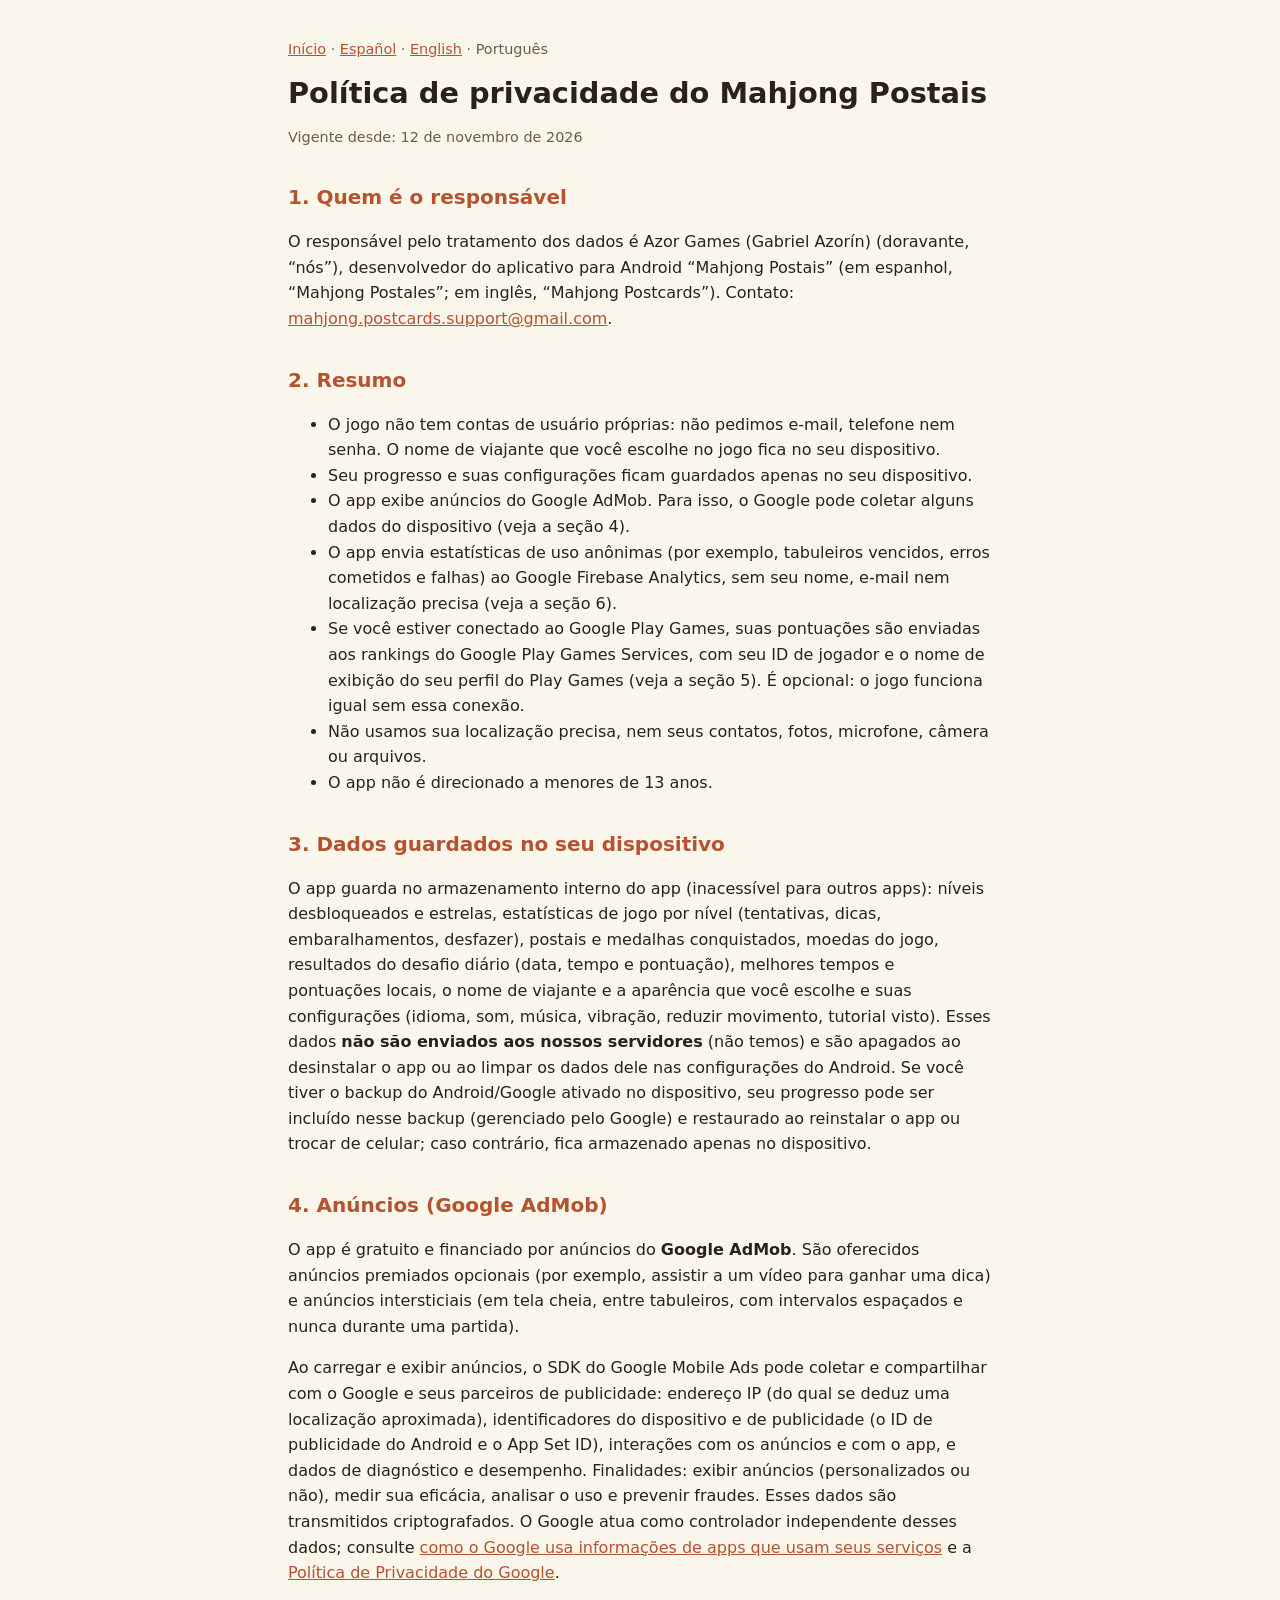
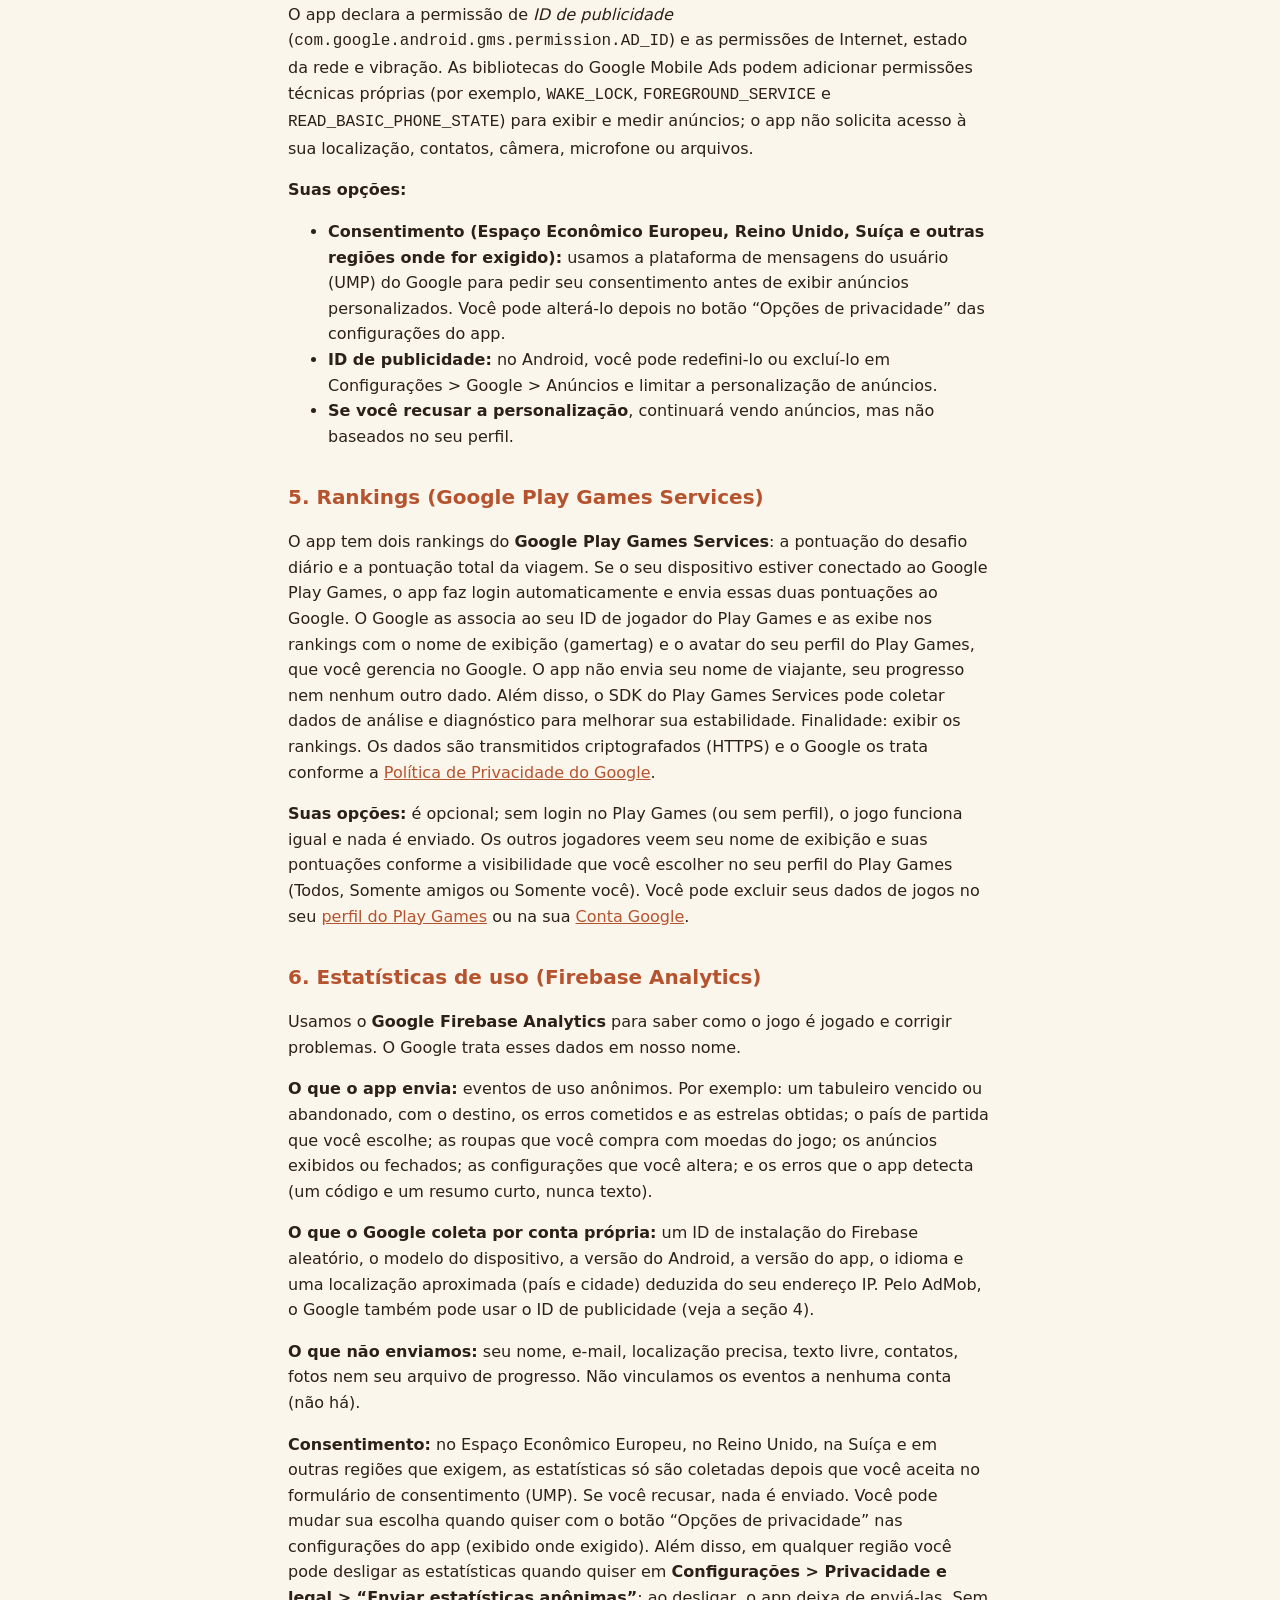
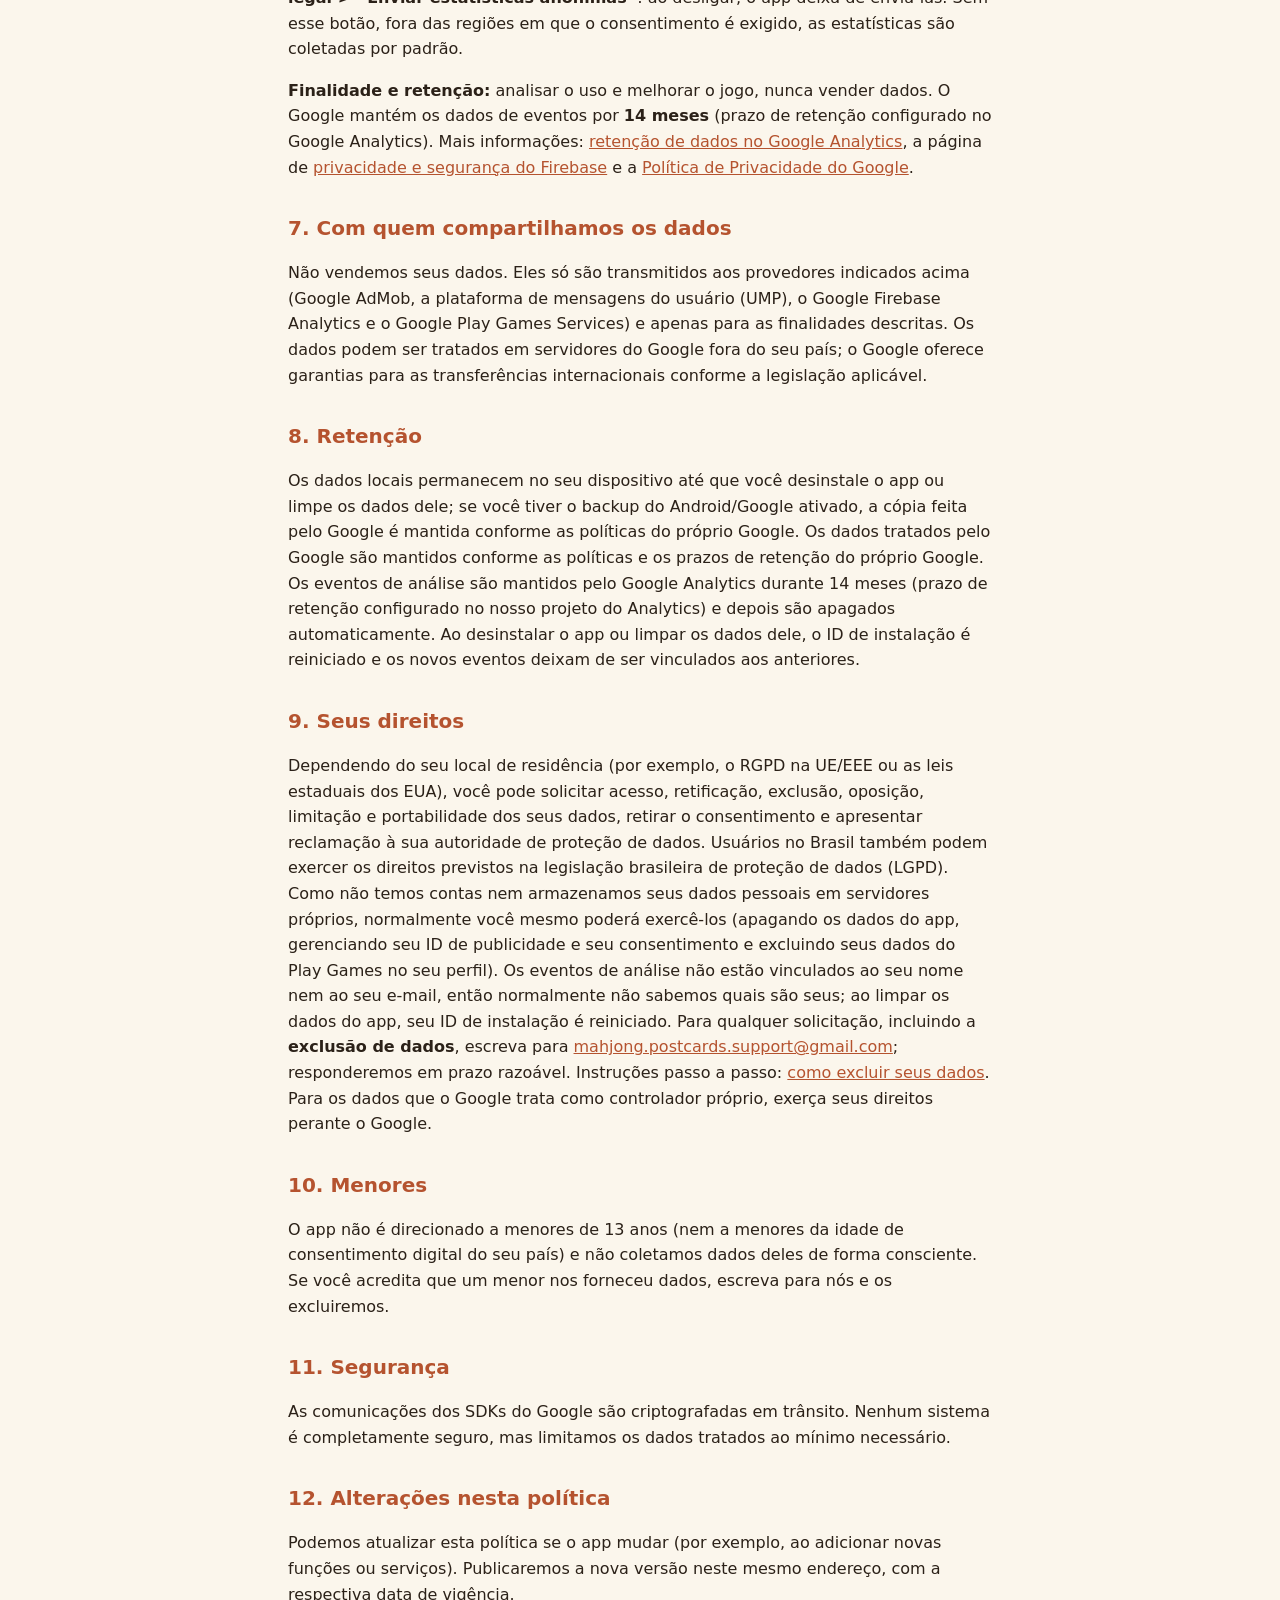
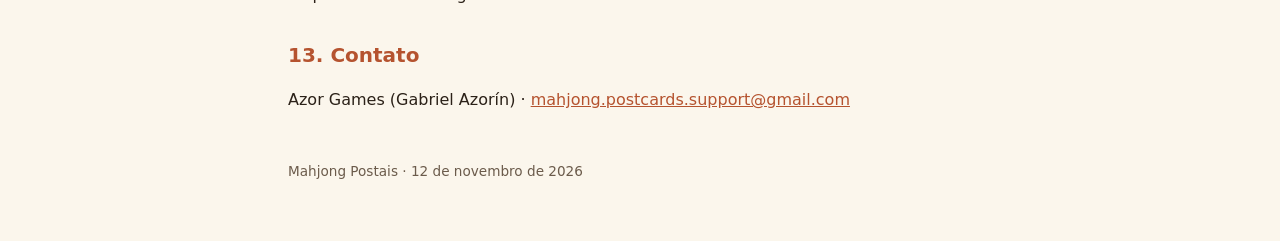
<file: privacy-pt.html>
<!doctype html>
<html lang="pt-BR">
<head>
<meta charset="utf-8">
<meta name="viewport" content="width=device-width,initial-scale=1">
<title>Pol&iacute;tica de privacidade - Mahjong Postais</title>
<meta name="description" content="Pol&iacute;tica de privacidade do aplicativo Mahjong Postais (Mahjong Postales).">
<link rel="stylesheet" href="style.css">
</head>
<body>
<main>
<p class="lang"><a href="index.html">In&iacute;cio</a> &middot; <a href="privacy-es.html" hreflang="es">Espa&ntilde;ol</a> &middot; <a href="privacy-en.html" hreflang="en">English</a> &middot; Portugu&ecirc;s</p>
<h1>Pol&iacute;tica de privacidade do Mahjong Postais</h1>
<p class="meta">Vigente desde: 12 de novembro de 2026</p>

<h2>1. Quem &eacute; o respons&aacute;vel</h2>
<p>O respons&aacute;vel pelo tratamento dos dados &eacute; Azor Games (Gabriel Azor&iacute;n) (doravante, &ldquo;n&oacute;s&rdquo;), desenvolvedor do aplicativo para Android &ldquo;Mahjong Postais&rdquo; (em espanhol, &ldquo;Mahjong Postales&rdquo;; em ingl&ecirc;s, &ldquo;Mahjong Postcards&rdquo;). Contato: <a href="mailto:mahjong.postcards.support@gmail.com">mahjong.postcards.support@gmail.com</a>.</p>

<h2>2. Resumo</h2>
<ul>
<li>O jogo n&atilde;o tem contas de usu&aacute;rio pr&oacute;prias: n&atilde;o pedimos e-mail, telefone nem senha. O nome de viajante que voc&ecirc; escolhe no jogo fica no seu dispositivo.</li>
<li>Seu progresso e suas configura&ccedil;&otilde;es ficam guardados apenas no seu dispositivo.</li>
<li>O app exibe an&uacute;ncios do Google AdMob. Para isso, o Google pode coletar alguns dados do dispositivo (veja a se&ccedil;&atilde;o 4).</li>
<li>O app envia estat&iacute;sticas de uso an&ocirc;nimas (por exemplo, tabuleiros vencidos, erros cometidos e falhas) ao Google Firebase Analytics, sem seu nome, e-mail nem localiza&ccedil;&atilde;o precisa (veja a se&ccedil;&atilde;o 6).</li>
<li>Se voc&ecirc; estiver conectado ao Google Play Games, suas pontua&ccedil;&otilde;es s&atilde;o enviadas aos rankings do Google Play Games Services, com seu ID de jogador e o nome de exibi&ccedil;&atilde;o do seu perfil do Play Games (veja a se&ccedil;&atilde;o 5). &Eacute; opcional: o jogo funciona igual sem essa conex&atilde;o.</li>
<li>N&atilde;o usamos sua localiza&ccedil;&atilde;o precisa, nem seus contatos, fotos, microfone, c&acirc;mera ou arquivos.</li>
<li>O app n&atilde;o &eacute; direcionado a menores de 13 anos.</li>
</ul>

<h2>3. Dados guardados no seu dispositivo</h2>
<p>O app guarda no armazenamento interno do app (inacess&iacute;vel para outros apps): n&iacute;veis desbloqueados e estrelas, estat&iacute;sticas de jogo por n&iacute;vel (tentativas, dicas, embaralhamentos, desfazer), postais e medalhas conquistados, moedas do jogo, resultados do desafio di&aacute;rio (data, tempo e pontua&ccedil;&atilde;o), melhores tempos e pontua&ccedil;&otilde;es locais, o nome de viajante e a apar&ecirc;ncia que voc&ecirc; escolhe e suas configura&ccedil;&otilde;es (idioma, som, m&uacute;sica, vibra&ccedil;&atilde;o, reduzir movimento, tutorial visto). Esses dados <strong>n&atilde;o s&atilde;o enviados aos nossos servidores</strong> (n&atilde;o temos) e s&atilde;o apagados ao desinstalar o app ou ao limpar os dados dele nas configura&ccedil;&otilde;es do Android. Se voc&ecirc; tiver o backup do Android/Google ativado no dispositivo, seu progresso pode ser inclu&iacute;do nesse backup (gerenciado pelo Google) e restaurado ao reinstalar o app ou trocar de celular; caso contr&aacute;rio, fica armazenado apenas no dispositivo.</p>

<h2>4. An&uacute;ncios (Google AdMob)</h2>
<p>O app &eacute; gratuito e financiado por an&uacute;ncios do <strong>Google AdMob</strong>. S&atilde;o oferecidos an&uacute;ncios premiados opcionais (por exemplo, assistir a um v&iacute;deo para ganhar uma dica) e an&uacute;ncios intersticiais (em tela cheia, entre tabuleiros, com intervalos espa&ccedil;ados e nunca durante uma partida).</p>
<p>Ao carregar e exibir an&uacute;ncios, o SDK do Google Mobile Ads pode coletar e compartilhar com o Google e seus parceiros de publicidade: endere&ccedil;o IP (do qual se deduz uma localiza&ccedil;&atilde;o aproximada), identificadores do dispositivo e de publicidade (o ID de publicidade do Android e o App Set ID), intera&ccedil;&otilde;es com os an&uacute;ncios e com o app, e dados de diagn&oacute;stico e desempenho. Finalidades: exibir an&uacute;ncios (personalizados ou n&atilde;o), medir sua efic&aacute;cia, analisar o uso e prevenir fraudes. Esses dados s&atilde;o transmitidos criptografados. O Google atua como controlador independente desses dados; consulte <a href="https://policies.google.com/technologies/partner-sites">como o Google usa informa&ccedil;&otilde;es de apps que usam seus servi&ccedil;os</a> e a <a href="https://policies.google.com/privacy">Pol&iacute;tica de Privacidade do Google</a>.</p>
<p>O app declara a permiss&atilde;o de <em>ID de publicidade</em> (<code>com.google.android.gms.permission.AD_ID</code>) e as permiss&otilde;es de Internet, estado da rede e vibra&ccedil;&atilde;o. As bibliotecas do Google Mobile Ads podem adicionar permiss&otilde;es t&eacute;cnicas pr&oacute;prias (por exemplo, <code>WAKE_LOCK</code>, <code>FOREGROUND_SERVICE</code> e <code>READ_BASIC_PHONE_STATE</code>) para exibir e medir an&uacute;ncios; o app n&atilde;o solicita acesso &agrave; sua localiza&ccedil;&atilde;o, contatos, c&acirc;mera, microfone ou arquivos.</p>
<p><strong>Suas op&ccedil;&otilde;es:</strong></p>
<ul>
<li><strong>Consentimento (Espa&ccedil;o Econ&ocirc;mico Europeu, Reino Unido, Su&iacute;&ccedil;a e outras regi&otilde;es onde for exigido):</strong> usamos a plataforma de mensagens do usu&aacute;rio (UMP) do Google para pedir seu consentimento antes de exibir an&uacute;ncios personalizados. Voc&ecirc; pode alter&aacute;-lo depois no bot&atilde;o &ldquo;Op&ccedil;&otilde;es de privacidade&rdquo; das configura&ccedil;&otilde;es do app.</li>
<li><strong>ID de publicidade:</strong> no Android, voc&ecirc; pode redefini-lo ou exclu&iacute;-lo em Configura&ccedil;&otilde;es &gt; Google &gt; An&uacute;ncios e limitar a personaliza&ccedil;&atilde;o de an&uacute;ncios.</li>
<li><strong>Se voc&ecirc; recusar a personaliza&ccedil;&atilde;o</strong>, continuar&aacute; vendo an&uacute;ncios, mas n&atilde;o baseados no seu perfil.</li>
</ul>

<h2>5. Rankings (Google Play Games Services)</h2>
<p>O app tem dois rankings do <strong>Google Play Games Services</strong>: a pontua&ccedil;&atilde;o do desafio di&aacute;rio e a pontua&ccedil;&atilde;o total da viagem. Se o seu dispositivo estiver conectado ao Google Play Games, o app faz login automaticamente e envia essas duas pontua&ccedil;&otilde;es ao Google. O Google as associa ao seu ID de jogador do Play Games e as exibe nos rankings com o nome de exibi&ccedil;&atilde;o (gamertag) e o avatar do seu perfil do Play Games, que voc&ecirc; gerencia no Google. O app n&atilde;o envia seu nome de viajante, seu progresso nem nenhum outro dado. Al&eacute;m disso, o SDK do Play Games Services pode coletar dados de an&aacute;lise e diagn&oacute;stico para melhorar sua estabilidade. Finalidade: exibir os rankings. Os dados s&atilde;o transmitidos criptografados (HTTPS) e o Google os trata conforme a <a href="https://policies.google.com/privacy">Pol&iacute;tica de Privacidade do Google</a>.</p>
<p><strong>Suas op&ccedil;&otilde;es:</strong> &eacute; opcional; sem login no Play Games (ou sem perfil), o jogo funciona igual e nada &eacute; enviado. Os outros jogadores veem seu nome de exibi&ccedil;&atilde;o e suas pontua&ccedil;&otilde;es conforme a visibilidade que voc&ecirc; escolher no seu perfil do Play Games (Todos, Somente amigos ou Somente voc&ecirc;). Voc&ecirc; pode excluir seus dados de jogos no seu <a href="https://play.google.com/games/profile">perfil do Play Games</a> ou na sua <a href="https://myaccount.google.com">Conta Google</a>.</p>

<h2>6. Estat&iacute;sticas de uso (Firebase Analytics)</h2>
<p>Usamos o <strong>Google Firebase Analytics</strong> para saber como o jogo &eacute; jogado e corrigir problemas. O Google trata esses dados em nosso nome.</p>
<p><strong>O que o app envia:</strong> eventos de uso an&ocirc;nimos. Por exemplo: um tabuleiro vencido ou abandonado, com o destino, os erros cometidos e as estrelas obtidas; o pa&iacute;s de partida que voc&ecirc; escolhe; as roupas que voc&ecirc; compra com moedas do jogo; os an&uacute;ncios exibidos ou fechados; as configura&ccedil;&otilde;es que voc&ecirc; altera; e os erros que o app detecta (um c&oacute;digo e um resumo curto, nunca texto).</p>
<p><strong>O que o Google coleta por conta pr&oacute;pria:</strong> um ID de instala&ccedil;&atilde;o do Firebase aleat&oacute;rio, o modelo do dispositivo, a vers&atilde;o do Android, a vers&atilde;o do app, o idioma e uma localiza&ccedil;&atilde;o aproximada (pa&iacute;s e cidade) deduzida do seu endere&ccedil;o IP. Pelo AdMob, o Google tamb&eacute;m pode usar o ID de publicidade (veja a se&ccedil;&atilde;o 4).</p>
<p><strong>O que n&atilde;o enviamos:</strong> seu nome, e-mail, localiza&ccedil;&atilde;o precisa, texto livre, contatos, fotos nem seu arquivo de progresso. N&atilde;o vinculamos os eventos a nenhuma conta (n&atilde;o h&aacute;).</p>
<p><strong>Consentimento:</strong> no Espa&ccedil;o Econ&ocirc;mico Europeu, no Reino Unido, na Su&iacute;&ccedil;a e em outras regi&otilde;es que exigem, as estat&iacute;sticas s&oacute; s&atilde;o coletadas depois que voc&ecirc; aceita no formul&aacute;rio de consentimento (UMP). Se voc&ecirc; recusar, nada &eacute; enviado. Voc&ecirc; pode mudar sua escolha quando quiser com o bot&atilde;o &ldquo;Op&ccedil;&otilde;es de privacidade&rdquo; nas configura&ccedil;&otilde;es do app (exibido onde exigido). Al&eacute;m disso, em qualquer regi&atilde;o voc&ecirc; pode desligar as estat&iacute;sticas quando quiser em <strong>Configura&ccedil;&otilde;es &gt; Privacidade e legal &gt; &ldquo;Enviar estat&iacute;sticas an&ocirc;nimas&rdquo;</strong>: ao desligar, o app deixa de envi&aacute;-las. Sem esse bot&atilde;o, fora das regi&otilde;es em que o consentimento &eacute; exigido, as estat&iacute;sticas s&atilde;o coletadas por padr&atilde;o.</p>
<p><strong>Finalidade e reten&ccedil;&atilde;o:</strong> analisar o uso e melhorar o jogo, nunca vender dados. O Google mant&eacute;m os dados de eventos por <strong>14 meses</strong> (prazo de reten&ccedil;&atilde;o configurado no Google Analytics). Mais informa&ccedil;&otilde;es: <a href="https://support.google.com/analytics/answer/7667196">reten&ccedil;&atilde;o de dados no Google Analytics</a>, a p&aacute;gina de <a href="https://firebase.google.com/support/privacy">privacidade e seguran&ccedil;a do Firebase</a> e a <a href="https://policies.google.com/privacy">Pol&iacute;tica de Privacidade do Google</a>.</p>

<h2>7. Com quem compartilhamos os dados</h2>
<p>N&atilde;o vendemos seus dados. Eles s&oacute; s&atilde;o transmitidos aos provedores indicados acima (Google AdMob, a plataforma de mensagens do usu&aacute;rio (UMP), o Google Firebase Analytics e o Google Play Games Services) e apenas para as finalidades descritas. Os dados podem ser tratados em servidores do Google fora do seu pa&iacute;s; o Google oferece garantias para as transfer&ecirc;ncias internacionais conforme a legisla&ccedil;&atilde;o aplic&aacute;vel.</p>

<h2>8. Reten&ccedil;&atilde;o</h2>
<p>Os dados locais permanecem no seu dispositivo at&eacute; que voc&ecirc; desinstale o app ou limpe os dados dele; se voc&ecirc; tiver o backup do Android/Google ativado, a c&oacute;pia feita pelo Google &eacute; mantida conforme as pol&iacute;ticas do pr&oacute;prio Google. Os dados tratados pelo Google s&atilde;o mantidos conforme as pol&iacute;ticas e os prazos de reten&ccedil;&atilde;o do pr&oacute;prio Google. Os eventos de an&aacute;lise s&atilde;o mantidos pelo Google Analytics durante 14 meses (prazo de reten&ccedil;&atilde;o configurado no nosso projeto do Analytics) e depois s&atilde;o apagados automaticamente. Ao desinstalar o app ou limpar os dados dele, o ID de instala&ccedil;&atilde;o &eacute; reiniciado e os novos eventos deixam de ser vinculados aos anteriores.</p>

<h2>9. Seus direitos</h2>
<p>Dependendo do seu local de resid&ecirc;ncia (por exemplo, o RGPD na UE/EEE ou as leis estaduais dos EUA), voc&ecirc; pode solicitar acesso, retifica&ccedil;&atilde;o, exclus&atilde;o, oposi&ccedil;&atilde;o, limita&ccedil;&atilde;o e portabilidade dos seus dados, retirar o consentimento e apresentar reclama&ccedil;&atilde;o &agrave; sua autoridade de prote&ccedil;&atilde;o de dados. Usu&aacute;rios no Brasil tamb&eacute;m podem exercer os direitos previstos na legisla&ccedil;&atilde;o brasileira de prote&ccedil;&atilde;o de dados (LGPD). Como n&atilde;o temos contas nem armazenamos seus dados pessoais em servidores pr&oacute;prios, normalmente voc&ecirc; mesmo poder&aacute; exerc&ecirc;-los (apagando os dados do app, gerenciando seu ID de publicidade e seu consentimento e excluindo seus dados do Play Games no seu perfil). Os eventos de an&aacute;lise n&atilde;o est&atilde;o vinculados ao seu nome nem ao seu e-mail, ent&atilde;o normalmente n&atilde;o sabemos quais s&atilde;o seus; ao limpar os dados do app, seu ID de instala&ccedil;&atilde;o &eacute; reiniciado. Para qualquer solicita&ccedil;&atilde;o, incluindo a <strong>exclus&atilde;o de dados</strong>, escreva para <a href="mailto:mahjong.postcards.support@gmail.com">mahjong.postcards.support@gmail.com</a>; responderemos em prazo razo&aacute;vel. Instru&ccedil;&otilde;es passo a passo: <a href="delete-data.html#pt">como excluir seus dados</a>. Para os dados que o Google trata como controlador pr&oacute;prio, exer&ccedil;a seus direitos perante o Google.</p>

<h2>10. Menores</h2>
<p>O app n&atilde;o &eacute; direcionado a menores de 13 anos (nem a menores da idade de consentimento digital do seu pa&iacute;s) e n&atilde;o coletamos dados deles de forma consciente. Se voc&ecirc; acredita que um menor nos forneceu dados, escreva para n&oacute;s e os excluiremos.</p>

<h2>11. Seguran&ccedil;a</h2>
<p>As comunica&ccedil;&otilde;es dos SDKs do Google s&atilde;o criptografadas em tr&acirc;nsito. Nenhum sistema &eacute; completamente seguro, mas limitamos os dados tratados ao m&iacute;nimo necess&aacute;rio.</p>

<h2>12. Altera&ccedil;&otilde;es nesta pol&iacute;tica</h2>
<p>Podemos atualizar esta pol&iacute;tica se o app mudar (por exemplo, ao adicionar novas fun&ccedil;&otilde;es ou servi&ccedil;os). Publicaremos a nova vers&atilde;o neste mesmo endere&ccedil;o, com a respectiva data de vig&ecirc;ncia.</p>

<h2>13. Contato</h2>
<p>Azor Games (Gabriel Azor&iacute;n) &middot; <a href="mailto:mahjong.postcards.support@gmail.com">mahjong.postcards.support@gmail.com</a></p>

<footer>Mahjong Postais &middot; 12 de novembro de 2026</footer>
</main>
</body>
</html>
</file>
<file: style.css>
:root{--bg:#fbf6ec;--fg:#2b2118;--muted:#6b5b4b;--accent:#b5532f;--card:#fff;--line:#e4d8c4;--warn-bg:#fff3cd;--warn-fg:#664d03;--warn-line:#e0c46c}
@media (prefers-color-scheme:dark){:root{--bg:#1c1712;--fg:#efe6d8;--muted:#b3a48f;--accent:#e58a63;--card:#262019;--line:#3a3025;--warn-bg:#3b3015;--warn-fg:#f3dfa0;--warn-line:#7a6528}}
*{box-sizing:border-box}
body{margin:0;background:var(--bg);color:var(--fg);font:16px/1.6 system-ui,-apple-system,"Segoe UI",Roboto,sans-serif}
main{max-width:46rem;margin:0 auto;padding:1.5rem 1rem 4rem}
h1{font-size:1.8rem;line-height:1.25;margin:.5rem 0}
h2{font-size:1.25rem;margin:2rem 0 .5rem;color:var(--accent)}
a{color:var(--accent)}
p,li{overflow-wrap:anywhere}
.lang{font-size:.9rem;color:var(--muted)}
.meta{color:var(--muted);font-size:.9rem}
table{border-collapse:collapse;width:100%;font-size:.92rem;display:block;overflow-x:auto}
th,td{border:1px solid var(--line);padding:.4rem .6rem;text-align:left;vertical-align:top}
th{background:var(--card)}
.card{background:var(--card);border:1px solid var(--line);border-radius:10px;padding:1rem 1.2rem;margin:1rem 0}
.nota-dueno{background:var(--warn-bg);color:var(--warn-fg);border:2px dashed var(--warn-line);border-radius:8px;padding:.6rem .9rem;margin:1rem 0;font-size:.9rem}
.langs{display:flex;gap:1rem;flex-wrap:wrap;list-style:none;padding:0}
.langs a{display:block;background:var(--card);border:1px solid var(--line);border-radius:10px;padding:.8rem 1.2rem;text-decoration:none;font-weight:600}
footer{margin-top:3rem;color:var(--muted);font-size:.85rem}
</file>
